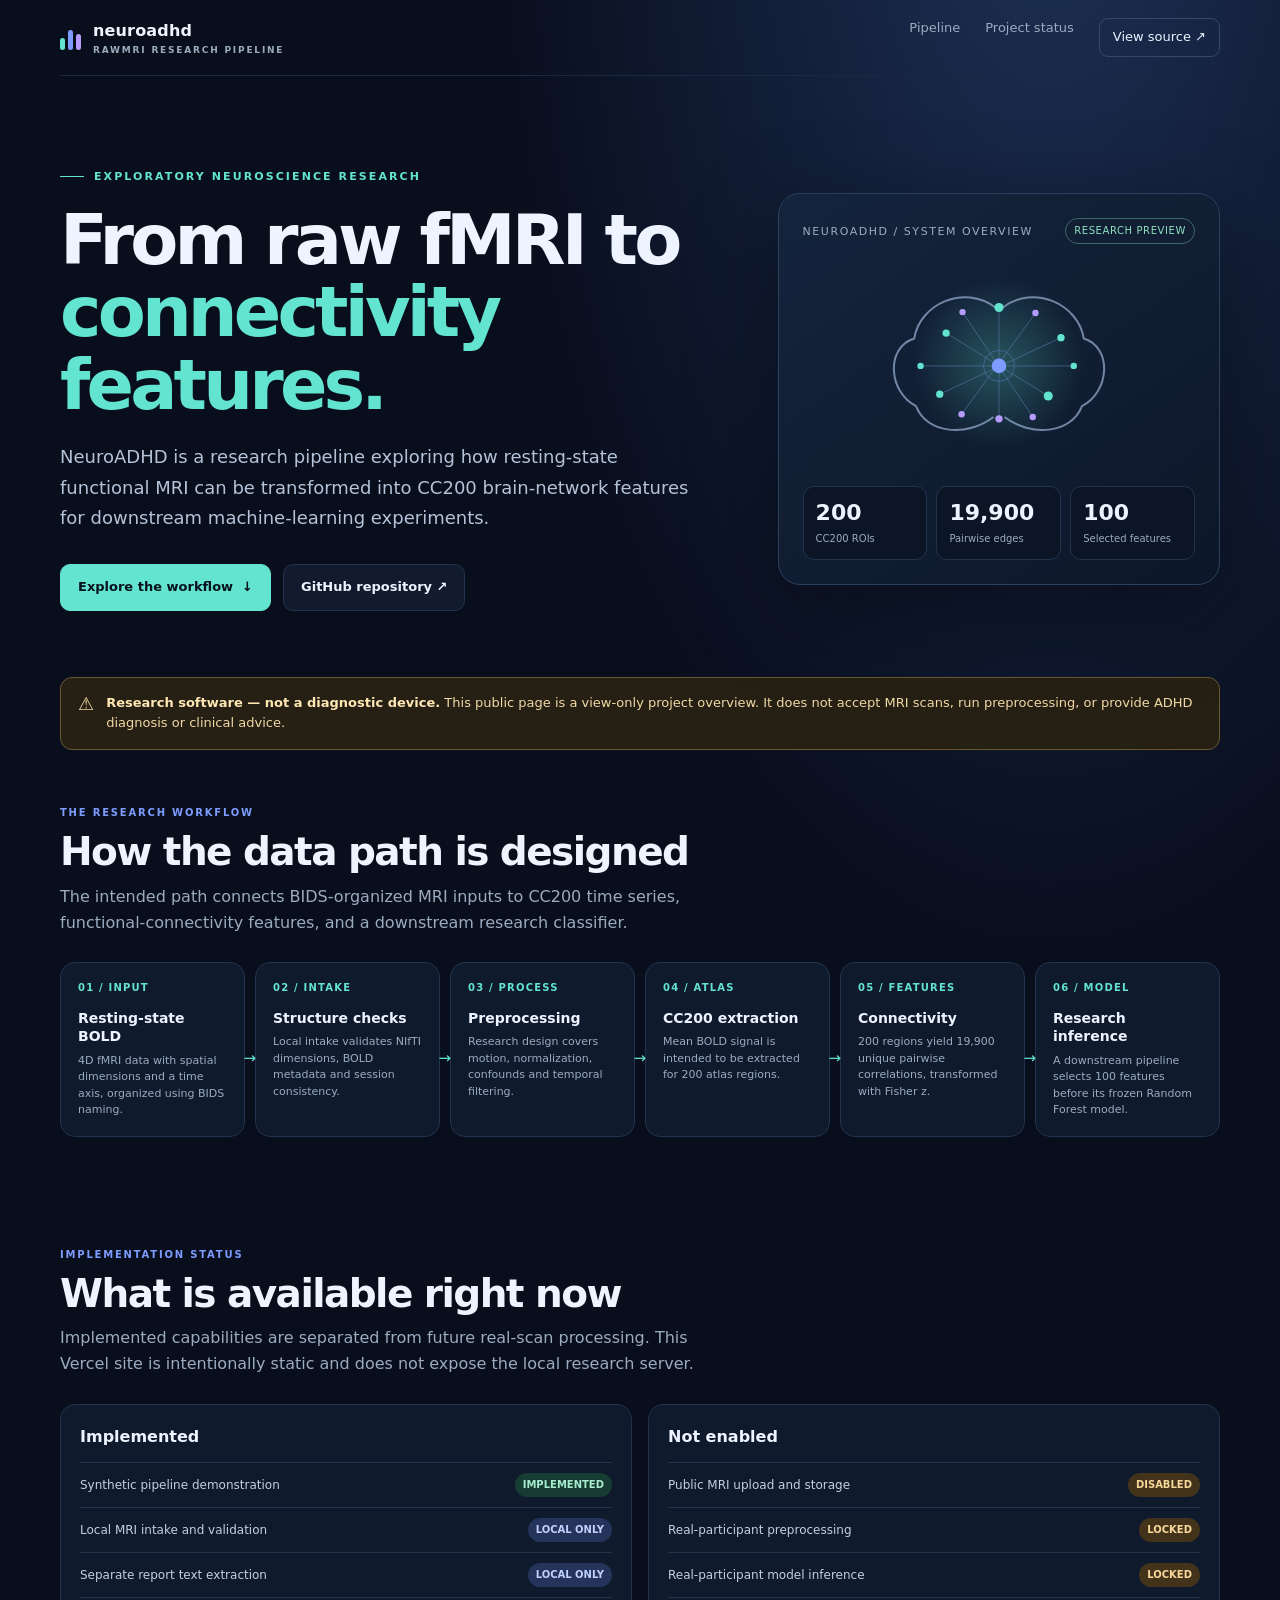
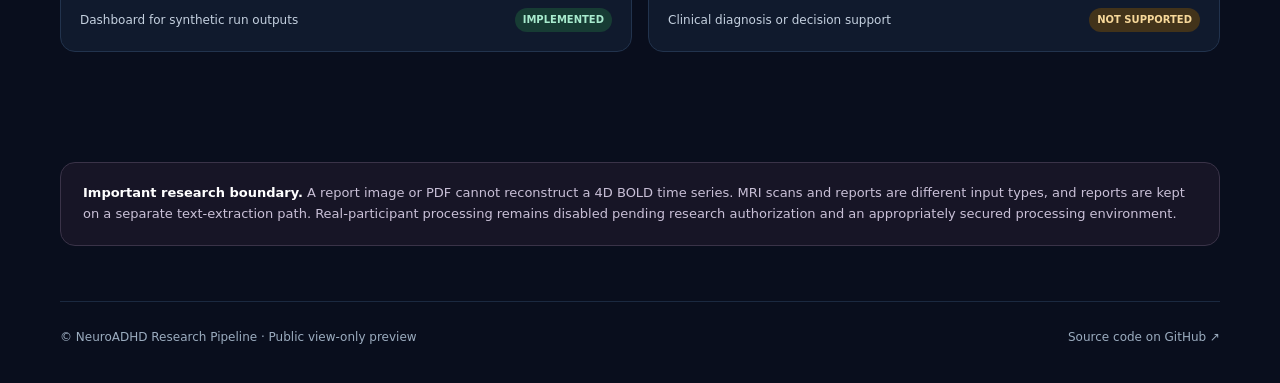
<file: vercel-demo/index.html>
<!doctype html>
<html lang="en">
<head>
  <meta charset="utf-8">
  <meta name="viewport" content="width=device-width,initial-scale=1">
  <meta name="theme-color" content="#090e1d">
  <meta name="description" content="NeuroADHD is an exploratory neuroscience research project for resting-state fMRI intake, CC200 connectivity feature extraction, and synthetic pipeline validation.">
  <title>NeuroADHD | Raw fMRI Research Pipeline</title>
  <style>
    :root{color-scheme:dark;--bg:#090e1d;--panel:#101a2d;--panel2:#131f35;--line:#22334d;--text:#edf4ff;--muted:#9bacbf;--cyan:#62e4d0;--blue:#7e9cff;--violet:#b69cff;--amber:#f3c879;--green:#8de0bd}
    *{box-sizing:border-box}html{scroll-behavior:smooth}body{margin:0;background:radial-gradient(ellipse at 82% -10%,#1d3157 0,transparent 38%),var(--bg);color:var(--text);font:16px/1.6 Inter,ui-sans-serif,system-ui,-apple-system,BlinkMacSystemFont,"Segoe UI",sans-serif}
    a{color:inherit;text-decoration:none}.wrap{width:min(1160px,calc(100% - 40px));margin:auto}
    header{height:76px;display:flex;align-items:center;justify-content:space-between;border-bottom:1px solid #1b2940}
    .brand{display:flex;gap:12px;align-items:center;font-weight:750;letter-spacing:.01em}.mark{display:grid;grid-template-columns:repeat(3,5px);gap:3px;align-items:end;height:25px}.mark i{display:block;width:5px;border-radius:5px;background:var(--cyan)}.mark i:nth-child(1){height:12px}.mark i:nth-child(2){height:20px;background:var(--blue)}.mark i:nth-child(3){height:16px;background:var(--violet)}.brand small{display:block;color:var(--muted);font-size:9px;letter-spacing:.2em;font-weight:650}
    nav{display:flex;gap:25px;color:var(--muted);font-size:13px}nav a:hover,.text-link:hover{color:var(--cyan)}.nav-cta{border:1px solid #344968;padding:8px 13px;border-radius:9px;color:var(--text)}
    .hero{padding:92px 0 66px;display:grid;grid-template-columns:1.2fr .8fr;gap:54px;align-items:center}.eyebrow{color:var(--cyan);font-size:11px;font-weight:750;letter-spacing:.19em;text-transform:uppercase;display:flex;align-items:center;gap:10px}.eyebrow:before{content:"";width:24px;height:1px;background:var(--cyan)}
    h1{font-size:clamp(42px,6vw,70px);line-height:1.04;letter-spacing:-.055em;margin:18px 0 20px;max-width:720px}h1 span{color:var(--cyan)}.lede{font-size:18px;color:#b4c3d7;max-width:650px;line-height:1.7}.actions{display:flex;gap:12px;flex-wrap:wrap;margin-top:30px}.btn{padding:12px 17px;border-radius:10px;font-weight:700;font-size:13px;display:inline-flex;align-items:center;gap:9px;border:1px solid var(--line)}.btn.primary{background:var(--cyan);color:#07131c;border-color:var(--cyan)}.btn.secondary{background:#111b2d}.btn:hover{transform:translateY(-1px)}
    .visual{background:linear-gradient(145deg,#14243d,#0d1729);border:1px solid #2b405d;border-radius:22px;padding:24px;box-shadow:0 24px 90px #0006}.visual-head{display:flex;justify-content:space-between;align-items:center;color:var(--muted);font-size:11px;letter-spacing:.14em;text-transform:uppercase}.state{border:1px solid #3b6a66;color:var(--green);border-radius:99px;padding:4px 8px;font-size:10px;letter-spacing:.06em}
    .brain{height:210px;display:grid;place-items:center;margin:16px 0}.brain svg{width:100%;max-width:310px;height:200px}.visual-foot{display:grid;grid-template-columns:repeat(3,1fr);gap:9px}.visual-stat{background:#0b1525;border:1px solid #22344c;border-radius:11px;padding:12px}.visual-stat strong{display:block;font-size:22px;line-height:1.3}.visual-stat span{display:block;color:var(--muted);font-size:10px;margin-top:3px}
    .notice{display:flex;gap:12px;align-items:flex-start;border:1px solid #6a5832;background:#261f13;color:#f1d9a6;border-radius:12px;padding:15px 17px;font-size:13px}.notice strong{color:#ffe7b4}.notice .symbol{font-size:18px;line-height:1.2}
    section{padding:55px 0}.section-head{max-width:670px;margin-bottom:27px}.kicker{color:var(--blue);font-size:10px;letter-spacing:.18em;text-transform:uppercase;font-weight:800}.section-head h2{font-size:clamp(28px,4vw,39px);letter-spacing:-.04em;line-height:1.15;margin:9px 0}.section-head p{color:var(--muted);margin:0}
    .metrics{display:grid;grid-template-columns:repeat(4,1fr);gap:13px}.metric,.stage,.status-card{background:var(--panel);border:1px solid var(--line);border-radius:15px;padding:19px}.metric strong{font-size:30px;letter-spacing:-.04em;display:block}.metric span{color:var(--muted);font-size:12px}
    .pipeline{display:grid;grid-template-columns:repeat(6,1fr);gap:10px;align-items:stretch}.stage{padding:17px;min-height:158px;position:relative}.stage:not(:last-child):after{content:"→";position:absolute;right:-12px;top:48%;z-index:2;color:var(--cyan);font-size:15px}.stage .num{font-size:10px;color:var(--cyan);letter-spacing:.12em;font-weight:800}.stage h3{font-size:14px;line-height:1.3;margin:13px 0 7px}.stage p{color:var(--muted);font-size:11px;line-height:1.5;margin:0}
    .cols{display:grid;grid-template-columns:1fr 1fr;gap:16px}.status-card h3{margin:0 0 13px;font-size:16px}.status-list{display:grid;gap:10px}.status-row{display:flex;justify-content:space-between;align-items:center;gap:14px;padding-top:10px;border-top:1px solid #24334a;font-size:12px}.status-row span:first-child{color:#c4d0df}.tag{font-size:10px;font-weight:750;padding:4px 8px;border-radius:99px;white-space:nowrap}.tag.done{color:#a8ebce;background:#173c34}.tag.local{color:#c0d0ff;background:#24345a}.tag.locked{color:#f7d89a;background:#42331a}
    .disclaimer{border:1px solid #3a3348;background:#171526;border-radius:15px;padding:20px 22px;color:#c9c0d7;font-size:13px}.disclaimer strong{color:#fff}.footer{border-top:1px solid #1b2940;padding:26px 0 36px;display:flex;justify-content:space-between;gap:20px;color:var(--muted);font-size:12px}
    @media(max-width:900px){.hero{grid-template-columns:1fr;gap:32px;padding-top:65px}.pipeline{grid-template-columns:repeat(3,1fr)}.stage:nth-child(3):after{display:none}}
    @media(max-width:620px){.wrap{width:min(100% - 28px,1160px)}header{height:66px}nav a:not(.nav-cta){display:none}.hero{padding:54px 0 44px}.metrics{grid-template-columns:repeat(2,1fr)}.pipeline{grid-template-columns:repeat(2,1fr)}.stage:nth-child(2n):after{display:none}.cols{grid-template-columns:1fr}.visual{padding:17px}.footer{flex-direction:column}}
  </style>
</head>
<body>
  <header class="wrap">
    <a class="brand" href="#" aria-label="NeuroADHD home"><span class="mark"><i></i><i></i><i></i></span><span>neuroadhd<small>RAWMRI RESEARCH PIPELINE</small></span></a>
    <nav aria-label="Main navigation"><a href="#pipeline">Pipeline</a><a href="#status">Project status</a><a class="nav-cta" href="https://github.com/Priyanshu-Jangra-0007/NeuroADHD_RawMRI-PipeLine" target="_blank" rel="noopener">View source ↗</a></nav>
  </header>

  <main class="wrap">
    <div class="hero">
      <div>
        <div class="eyebrow">Exploratory neuroscience research</div>
        <h1>From raw fMRI to <span>connectivity features.</span></h1>
        <p class="lede">NeuroADHD is a research pipeline exploring how resting-state functional MRI can be transformed into CC200 brain-network features for downstream machine-learning experiments.</p>
        <div class="actions"><a class="btn primary" href="#pipeline">Explore the workflow <span>↓</span></a><a class="btn secondary" href="https://github.com/Priyanshu-Jangra-0007/NeuroADHD_RawMRI-PipeLine" target="_blank" rel="noopener">GitHub repository ↗</a></div>
      </div>
      <div class="visual" aria-label="Illustration of brain connectivity and project metrics">
        <div class="visual-head"><span>NeuroADHD / system overview</span><span class="state">RESEARCH PREVIEW</span></div>
        <div class="brain">
          <svg viewBox="0 0 340 210" role="img" aria-label="Abstract brain network illustration">
            <defs><radialGradient id="glow"><stop stop-color="#62e4d0" stop-opacity=".27"/><stop offset="1" stop-color="#62e4d0" stop-opacity="0"/></radialGradient></defs>
            <circle cx="170" cy="103" r="94" fill="url(#glow)"/>
            <path d="M166 42 C132 16 83 38 77 76 C45 86 49 135 79 150 C91 181 135 184 164 162 M174 42 C208 16 257 38 263 76 C295 86 291 135 261 150 C249 181 205 184 176 162" fill="none" stroke="#91a8ca" stroke-width="2.2" opacity=".75"/>
            <path d="M170 42 L170 164 M112 70 L224 139 M105 137 L238 75 M84 106 L252 106 M130 47 L207 162 M210 48 L129 159" stroke="#5278a1" stroke-width="1" opacity=".7"/>
            <g fill="#62e4d0"><circle cx="170" cy="42" r="5"/><circle cx="112" cy="70" r="4"/><circle cx="224" cy="139" r="5"/><circle cx="105" cy="137" r="4"/><circle cx="238" cy="75" r="4"/><circle cx="84" cy="106" r="3.5"/><circle cx="252" cy="106" r="3.5"/></g>
            <g fill="#b69cff"><circle cx="170" cy="164" r="4"/><circle cx="130" cy="47" r="3.5"/><circle cx="207" cy="162" r="3.5"/><circle cx="210" cy="48" r="3.5"/><circle cx="129" cy="159" r="3.5"/></g>
            <circle cx="170" cy="106" r="8" fill="#7e9cff"/><circle cx="170" cy="106" r="17" fill="none" stroke="#7e9cff" opacity=".35"/>
          </svg>
        </div>
        <div class="visual-foot"><div class="visual-stat"><strong>200</strong><span>CC200 ROIs</span></div><div class="visual-stat"><strong>19,900</strong><span>Pairwise edges</span></div><div class="visual-stat"><strong>100</strong><span>Selected features</span></div></div>
      </div>
    </div>

    <div class="notice"><span class="symbol">⚠</span><div><strong>Research software — not a diagnostic device.</strong> This public page is a view-only project overview. It does not accept MRI scans, run preprocessing, or provide ADHD diagnosis or clinical advice.</div></div>

    <section id="pipeline">
      <div class="section-head"><div class="kicker">The research workflow</div><h2>How the data path is designed</h2><p>The intended path connects BIDS-organized MRI inputs to CC200 time series, functional-connectivity features, and a downstream research classifier.</p></div>
      <div class="pipeline">
        <article class="stage"><div class="num">01 / INPUT</div><h3>Resting-state BOLD</h3><p>4D fMRI data with spatial dimensions and a time axis, organized using BIDS naming.</p></article>
        <article class="stage"><div class="num">02 / INTAKE</div><h3>Structure checks</h3><p>Local intake validates NIfTI dimensions, BOLD metadata and session consistency.</p></article>
        <article class="stage"><div class="num">03 / PROCESS</div><h3>Preprocessing</h3><p>Research design covers motion, normalization, confounds and temporal filtering.</p></article>
        <article class="stage"><div class="num">04 / ATLAS</div><h3>CC200 extraction</h3><p>Mean BOLD signal is intended to be extracted for 200 atlas regions.</p></article>
        <article class="stage"><div class="num">05 / FEATURES</div><h3>Connectivity</h3><p>200 regions yield 19,900 unique pairwise correlations, transformed with Fisher z.</p></article>
        <article class="stage"><div class="num">06 / MODEL</div><h3>Research inference</h3><p>A downstream pipeline selects 100 features before its frozen Random Forest model.</p></article>
      </div>
    </section>

    <section id="status">
      <div class="section-head"><div class="kicker">Implementation status</div><h2>What is available right now</h2><p>Implemented capabilities are separated from future real-scan processing. This Vercel site is intentionally static and does not expose the local research server.</p></div>
      <div class="cols">
        <div class="status-card"><h3>Implemented</h3><div class="status-list">
          <div class="status-row"><span>Synthetic pipeline demonstration</span><b class="tag done">IMPLEMENTED</b></div>
          <div class="status-row"><span>Local MRI intake and validation</span><b class="tag local">LOCAL ONLY</b></div>
          <div class="status-row"><span>Separate report text extraction</span><b class="tag local">LOCAL ONLY</b></div>
          <div class="status-row"><span>Dashboard for synthetic run outputs</span><b class="tag done">IMPLEMENTED</b></div>
        </div></div>
        <div class="status-card"><h3>Not enabled</h3><div class="status-list">
          <div class="status-row"><span>Public MRI upload and storage</span><b class="tag locked">DISABLED</b></div>
          <div class="status-row"><span>Real-participant preprocessing</span><b class="tag locked">LOCKED</b></div>
          <div class="status-row"><span>Real-participant model inference</span><b class="tag locked">LOCKED</b></div>
          <div class="status-row"><span>Clinical diagnosis or decision support</span><b class="tag locked">NOT SUPPORTED</b></div>
        </div></div>
      </div>
    </section>

    <section>
      <div class="disclaimer"><strong>Important research boundary.</strong> A report image or PDF cannot reconstruct a 4D BOLD time series. MRI scans and reports are different input types, and reports are kept on a separate text-extraction path. Real-participant processing remains disabled pending research authorization and an appropriately secured processing environment.</div>
    </section>
  </main>

  <footer class="wrap footer"><span>© NeuroADHD Research Pipeline · Public view-only preview</span><span><a class="text-link" href="https://github.com/Priyanshu-Jangra-0007/NeuroADHD_RawMRI-PipeLine" target="_blank" rel="noopener">Source code on GitHub ↗</a></span></footer>
</body>
</html>
</file>
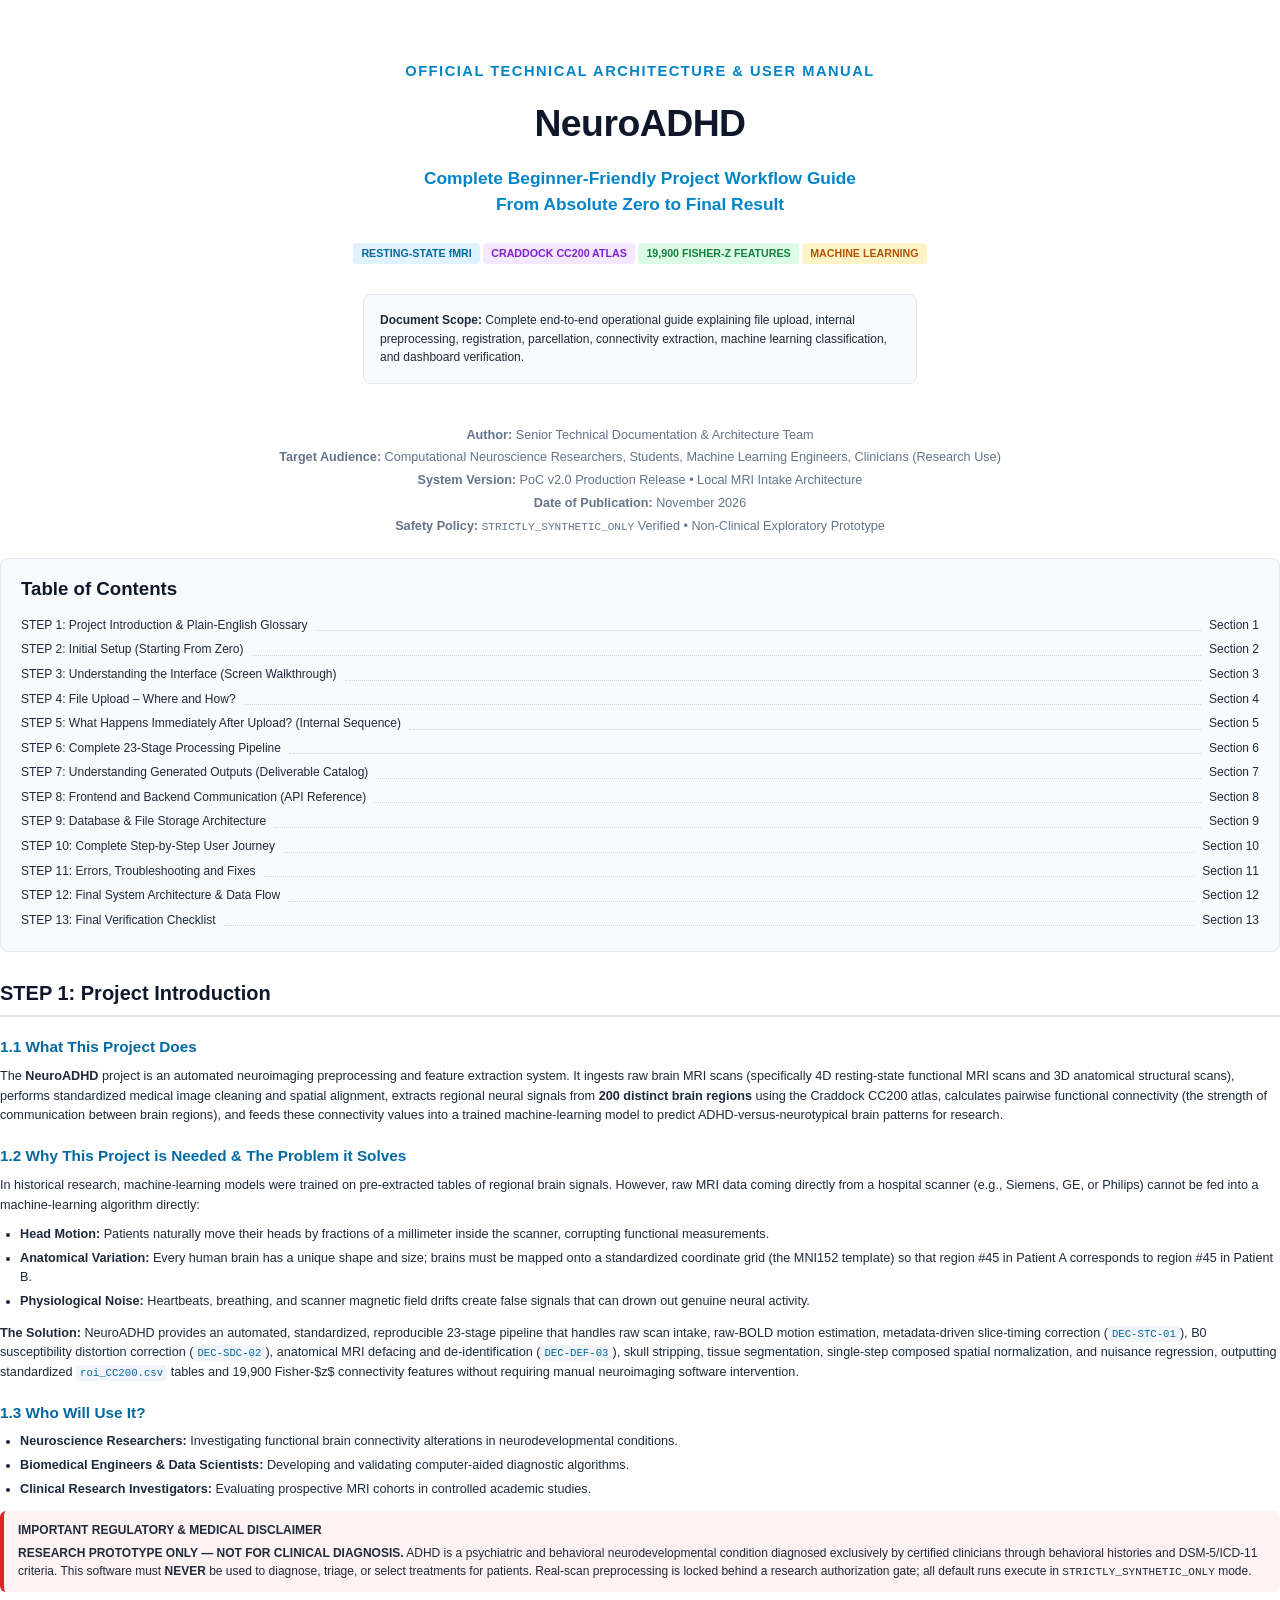
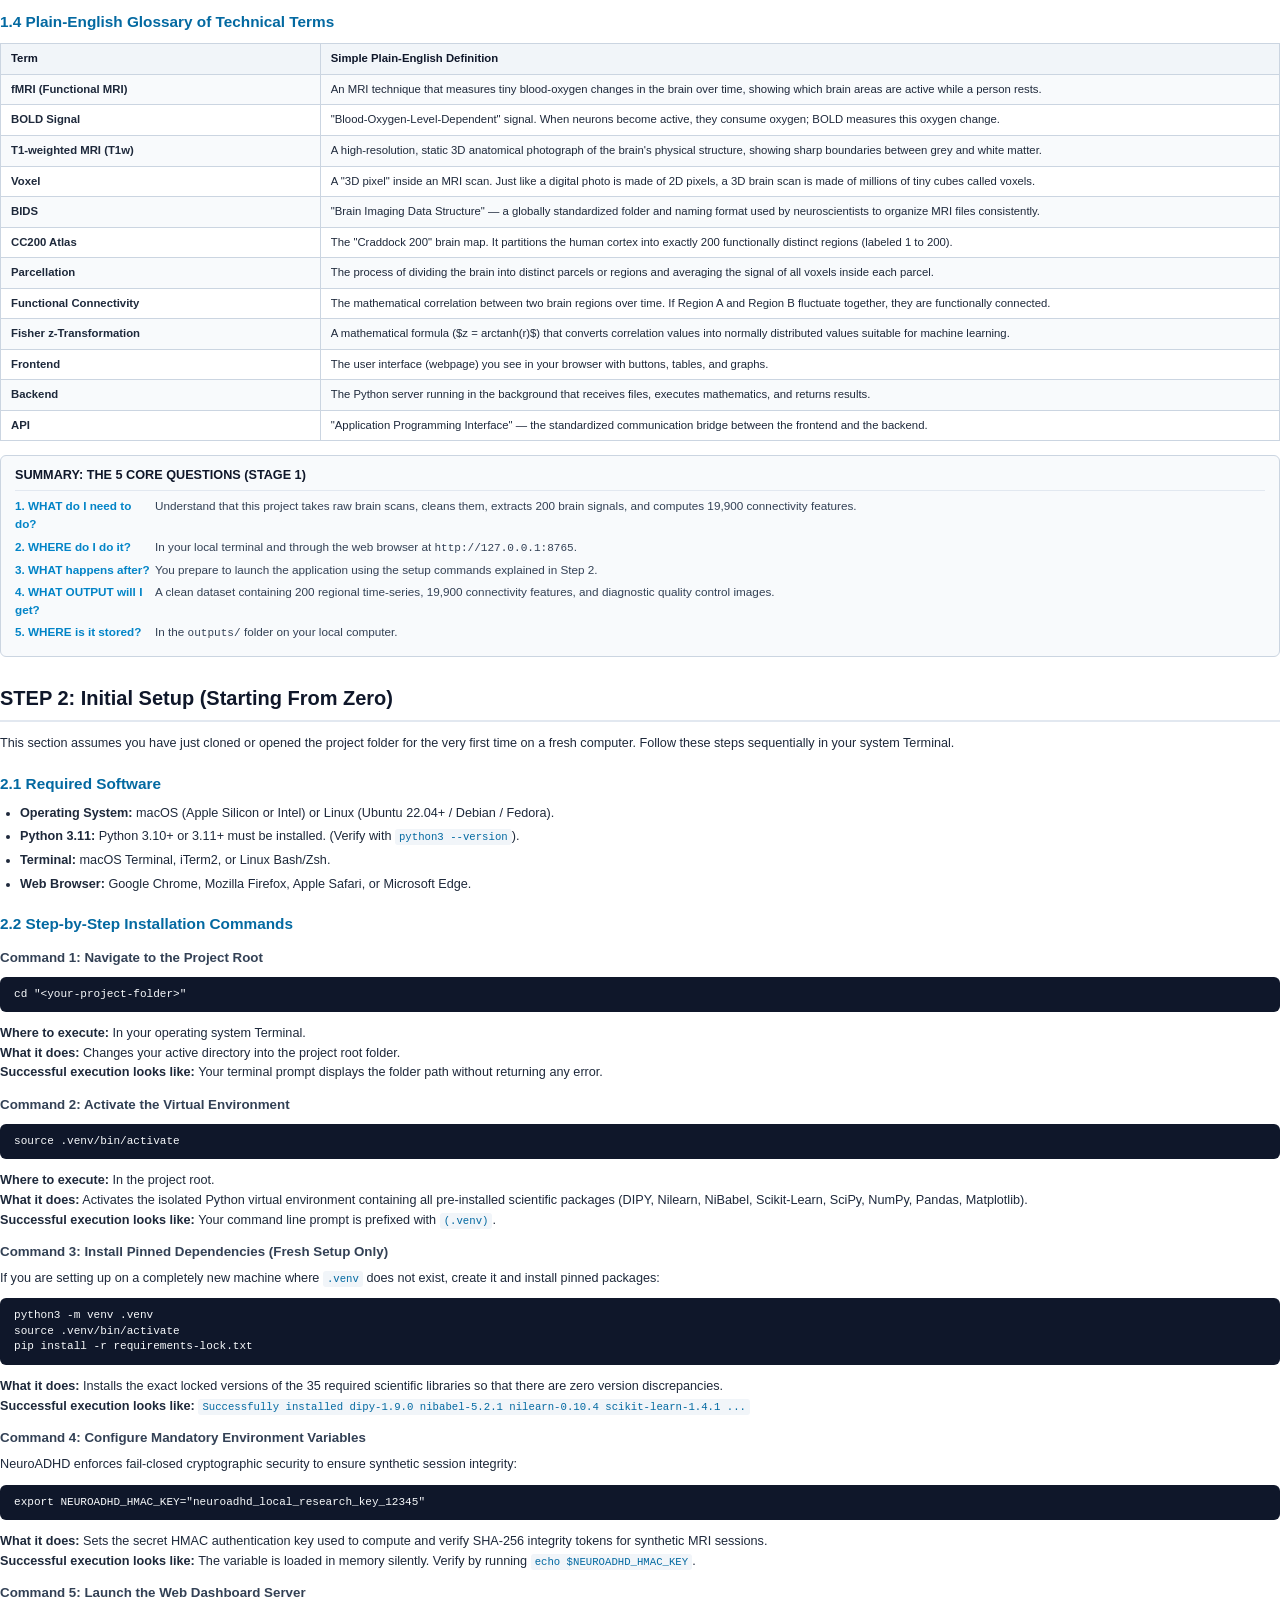
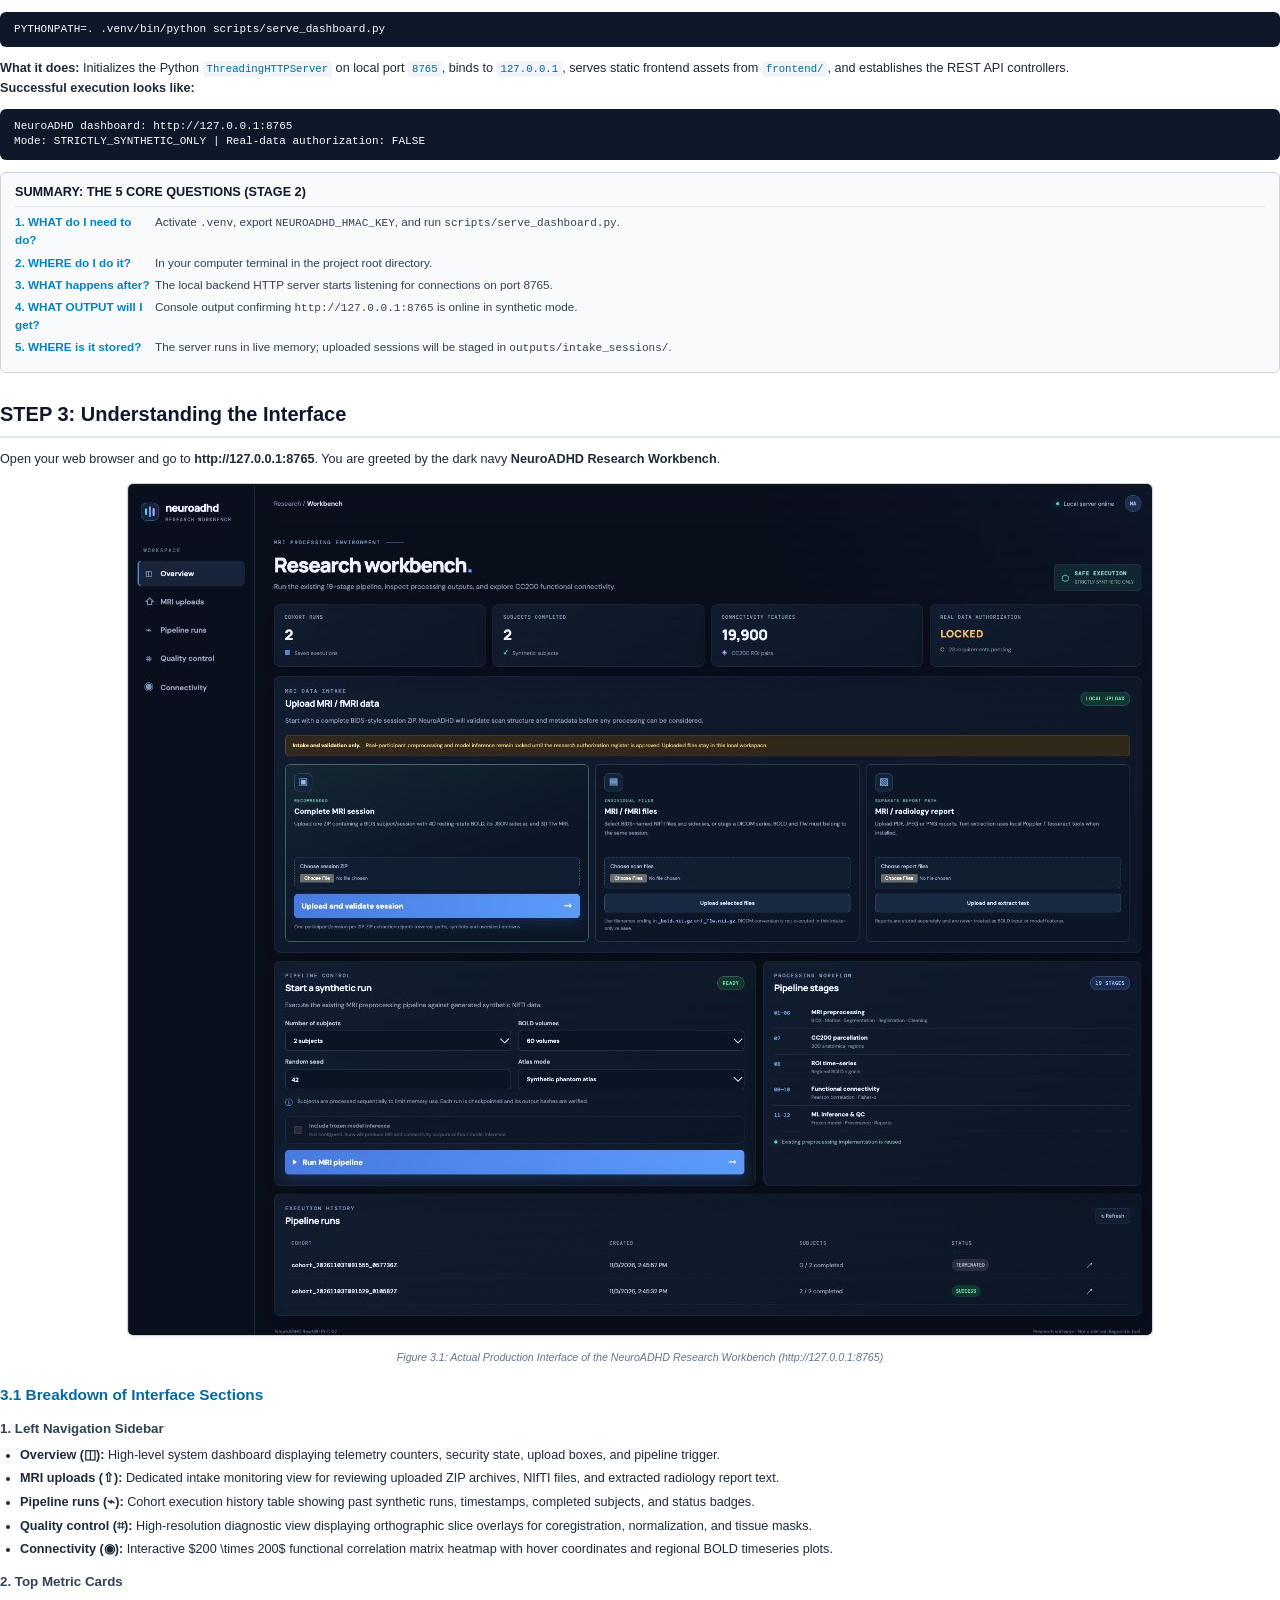
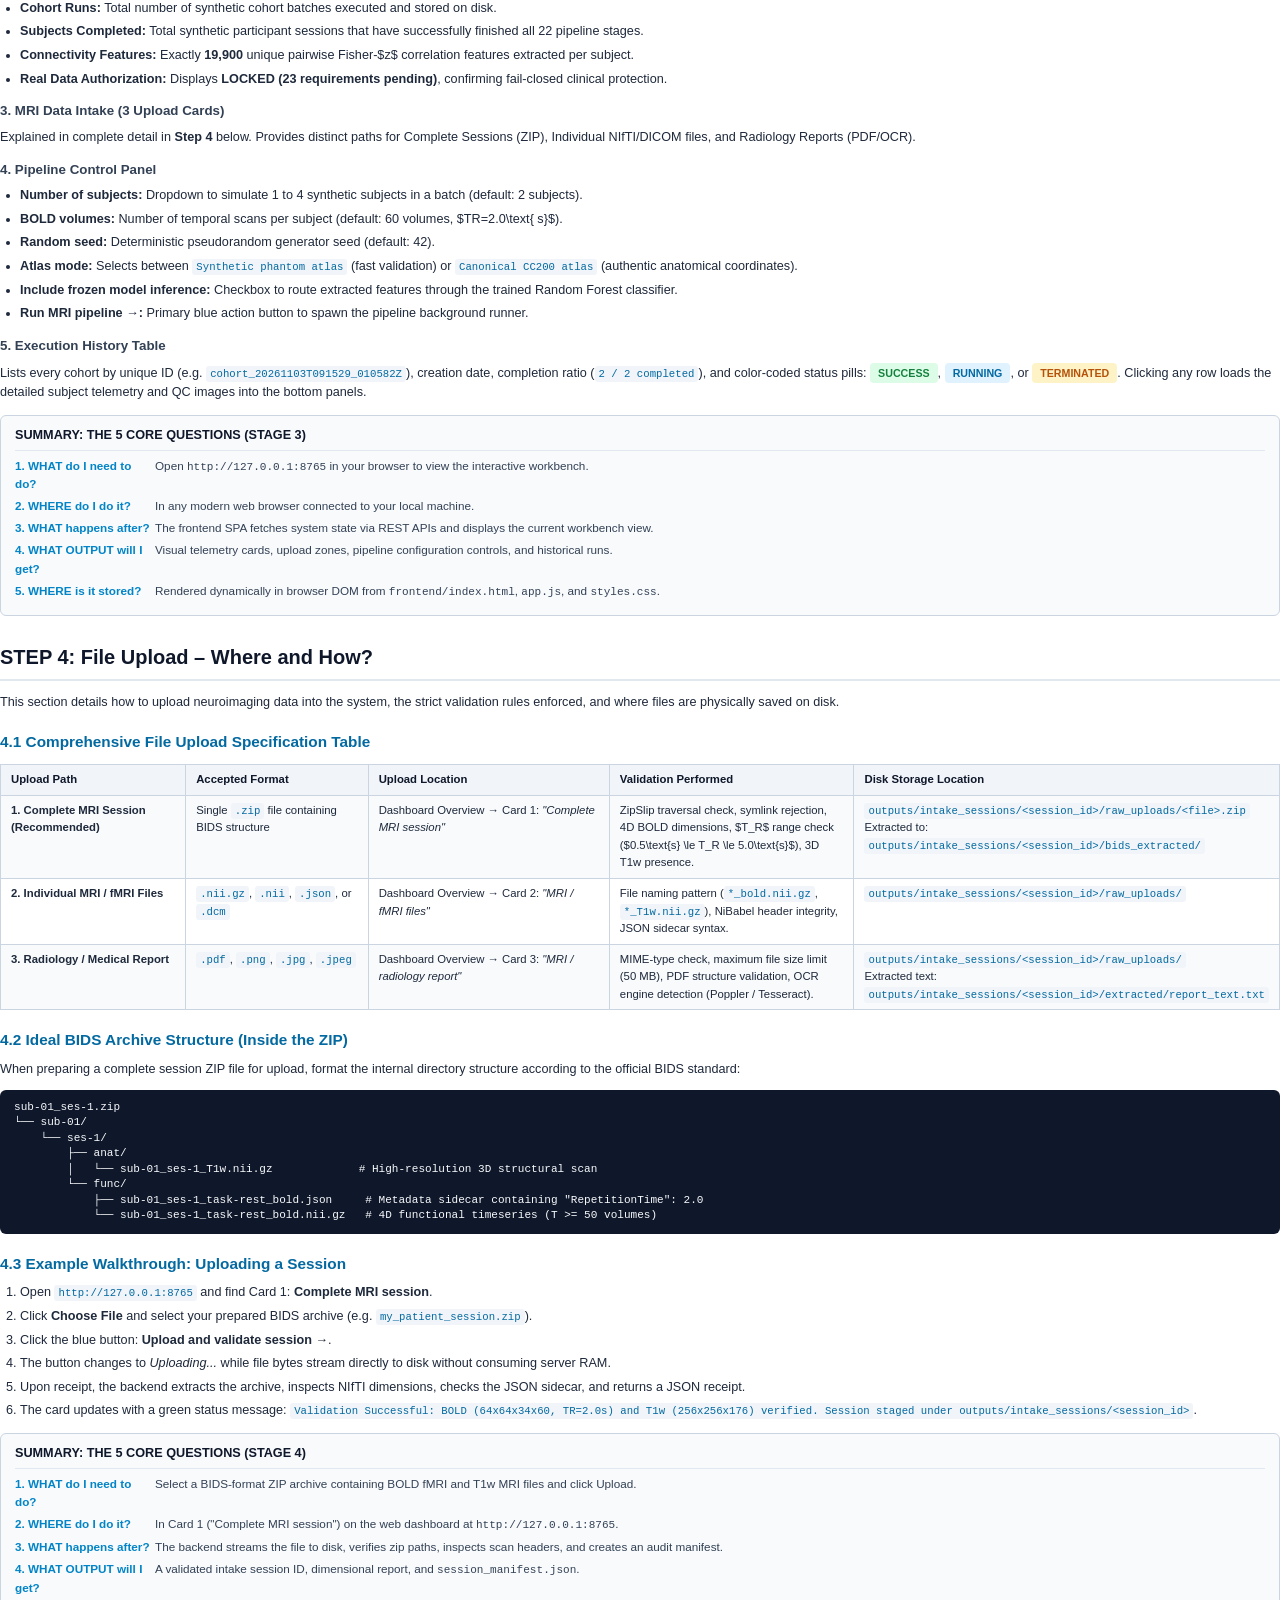
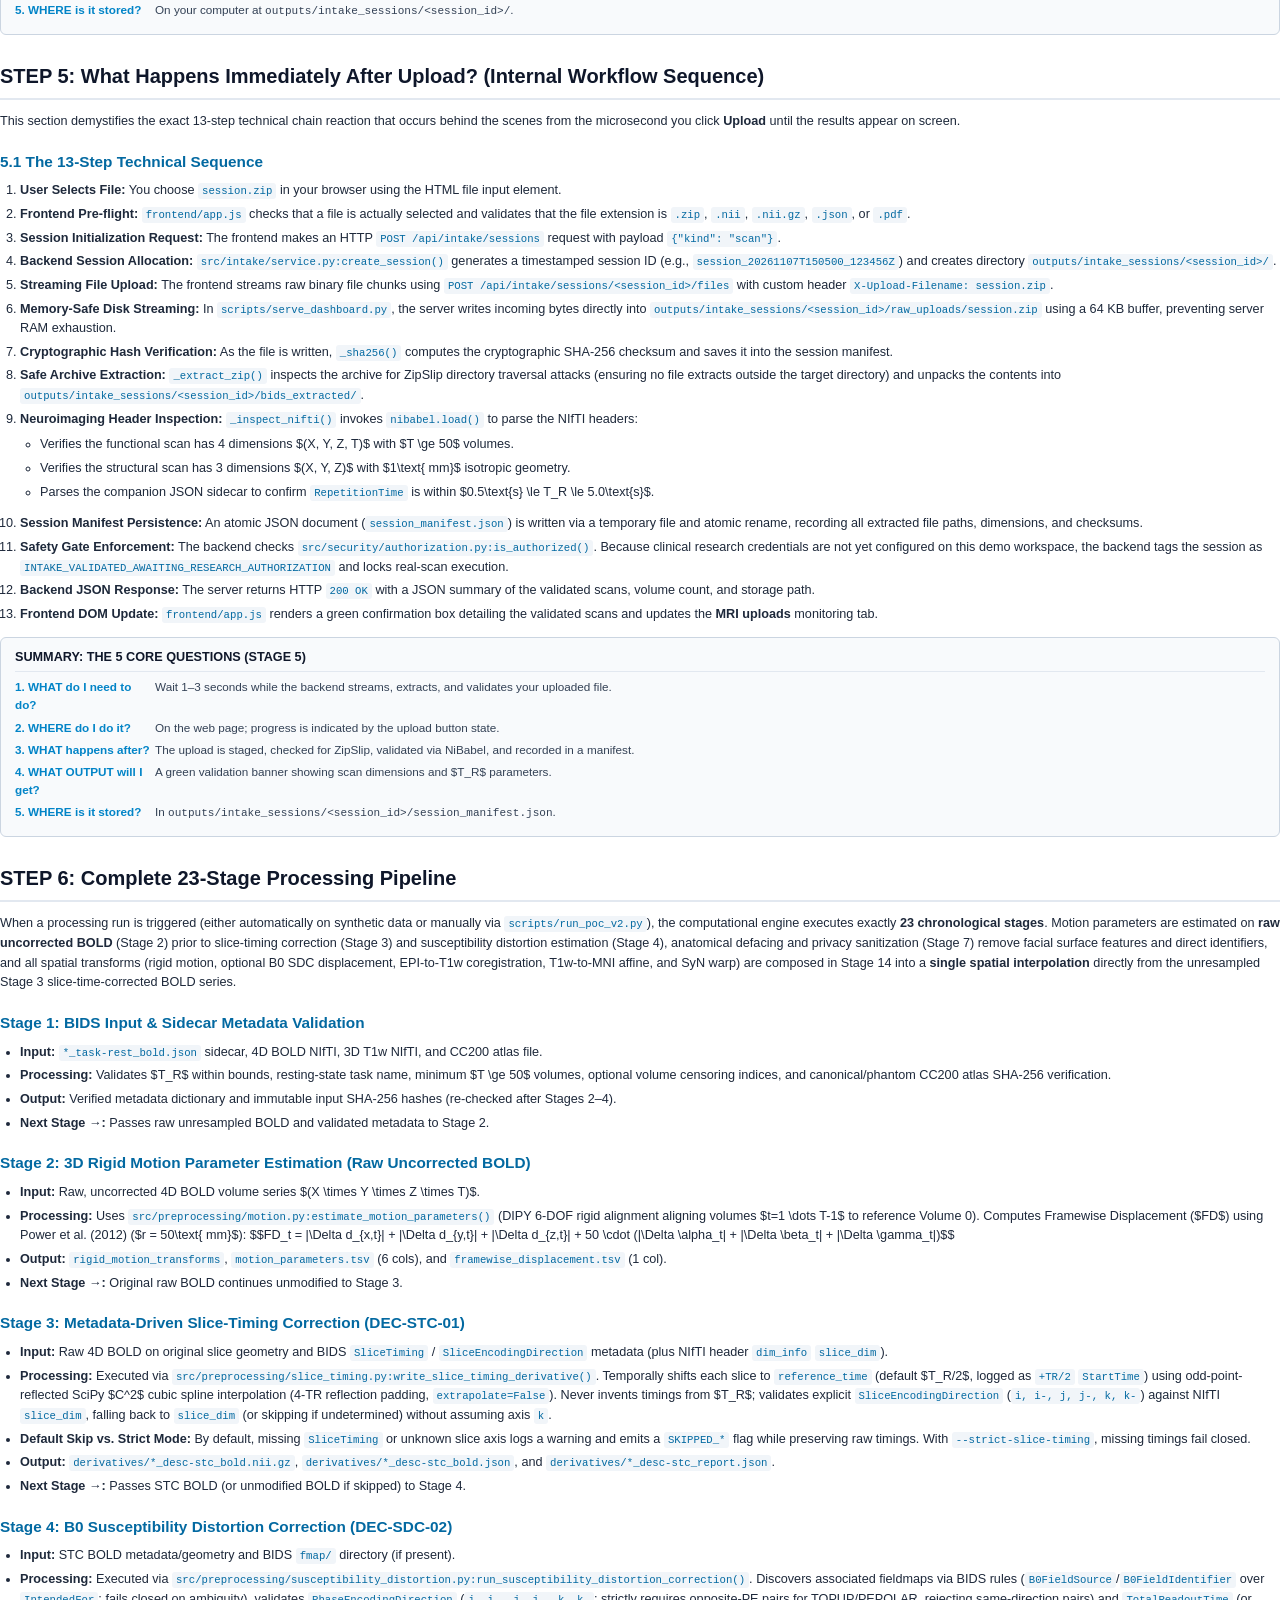
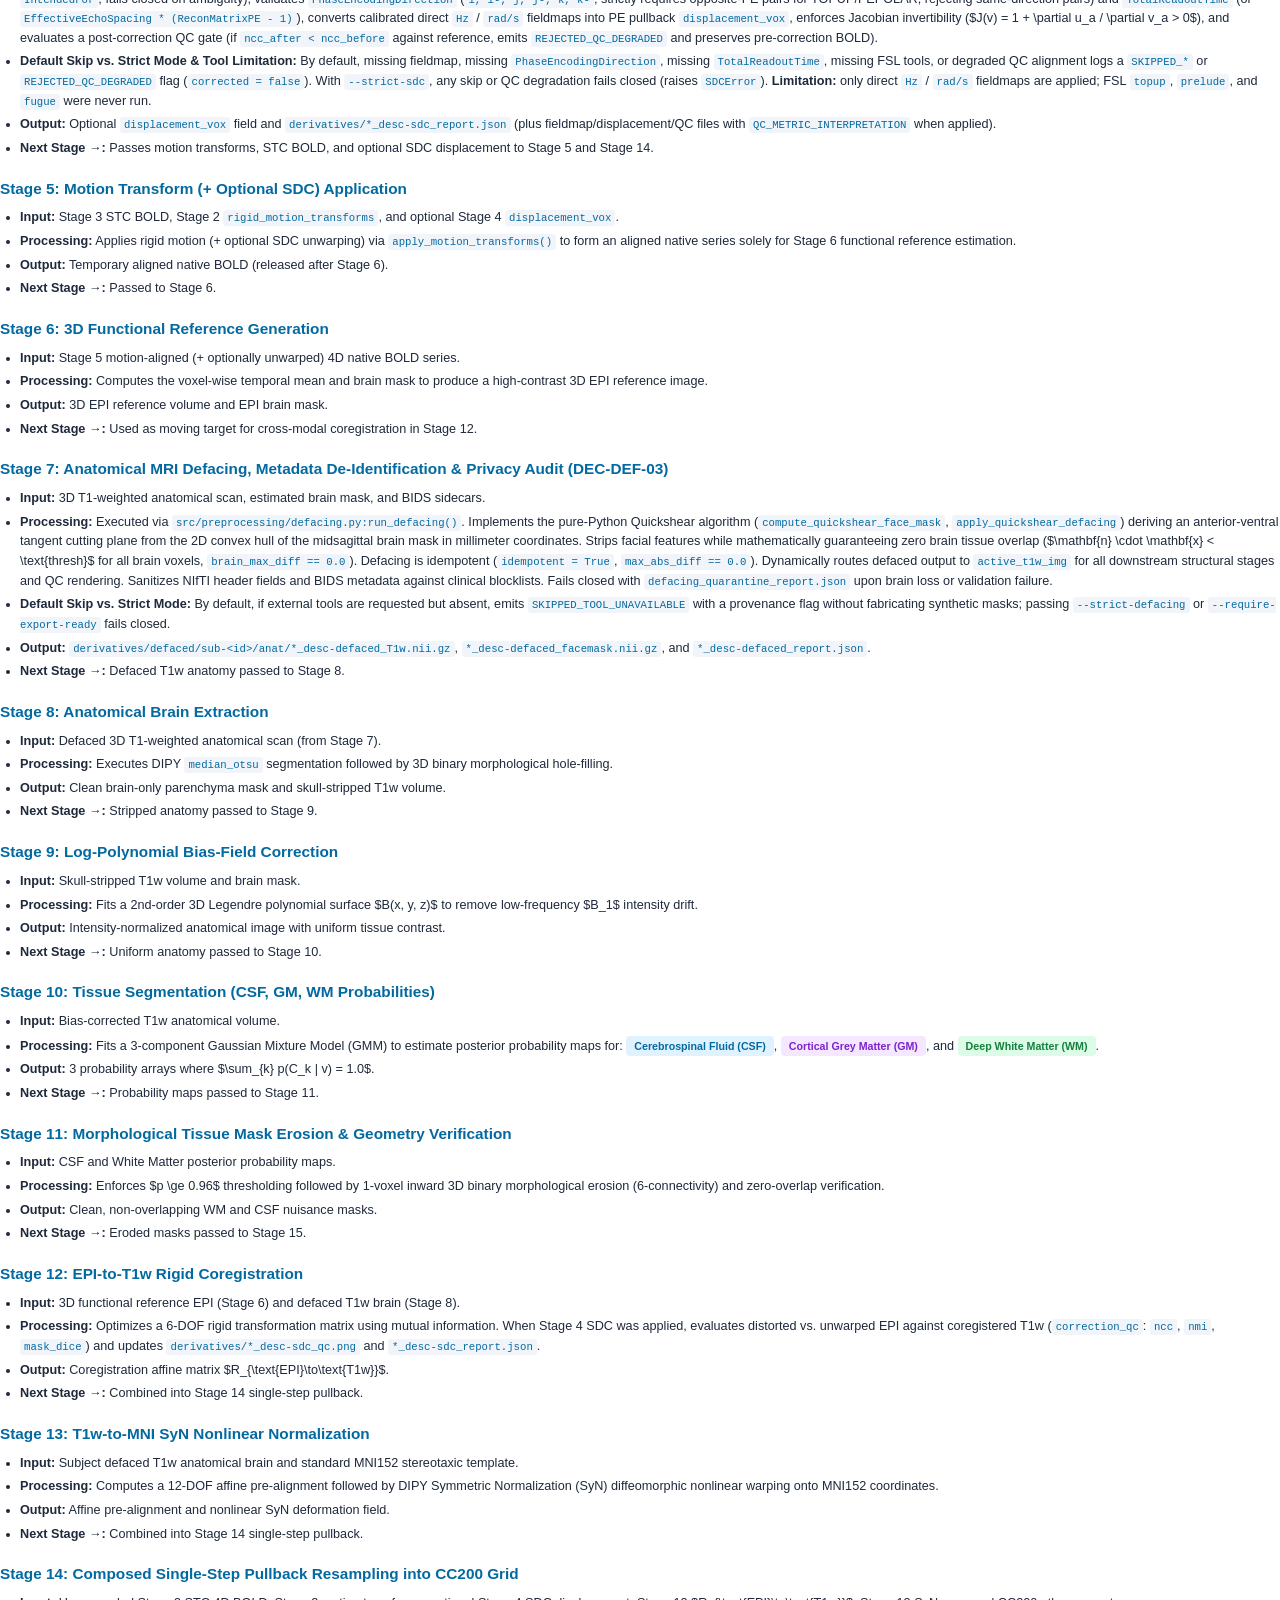
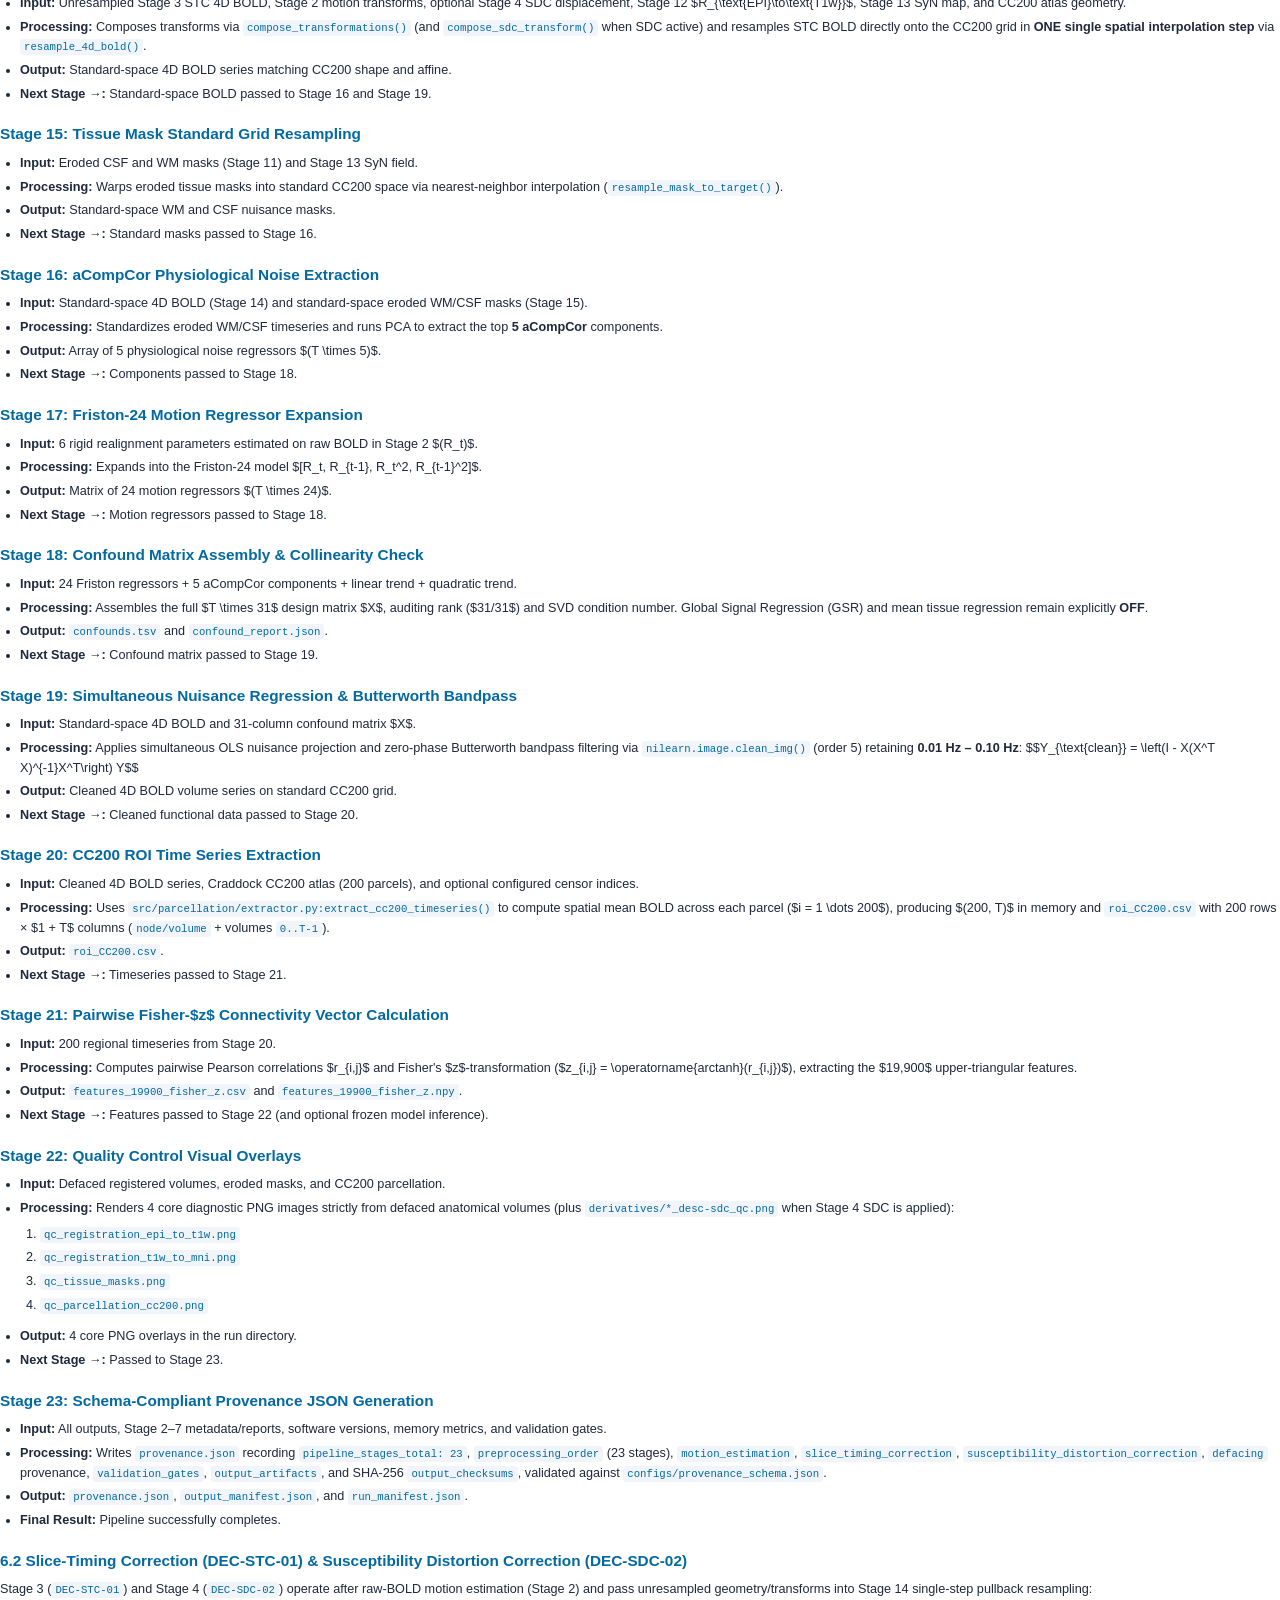
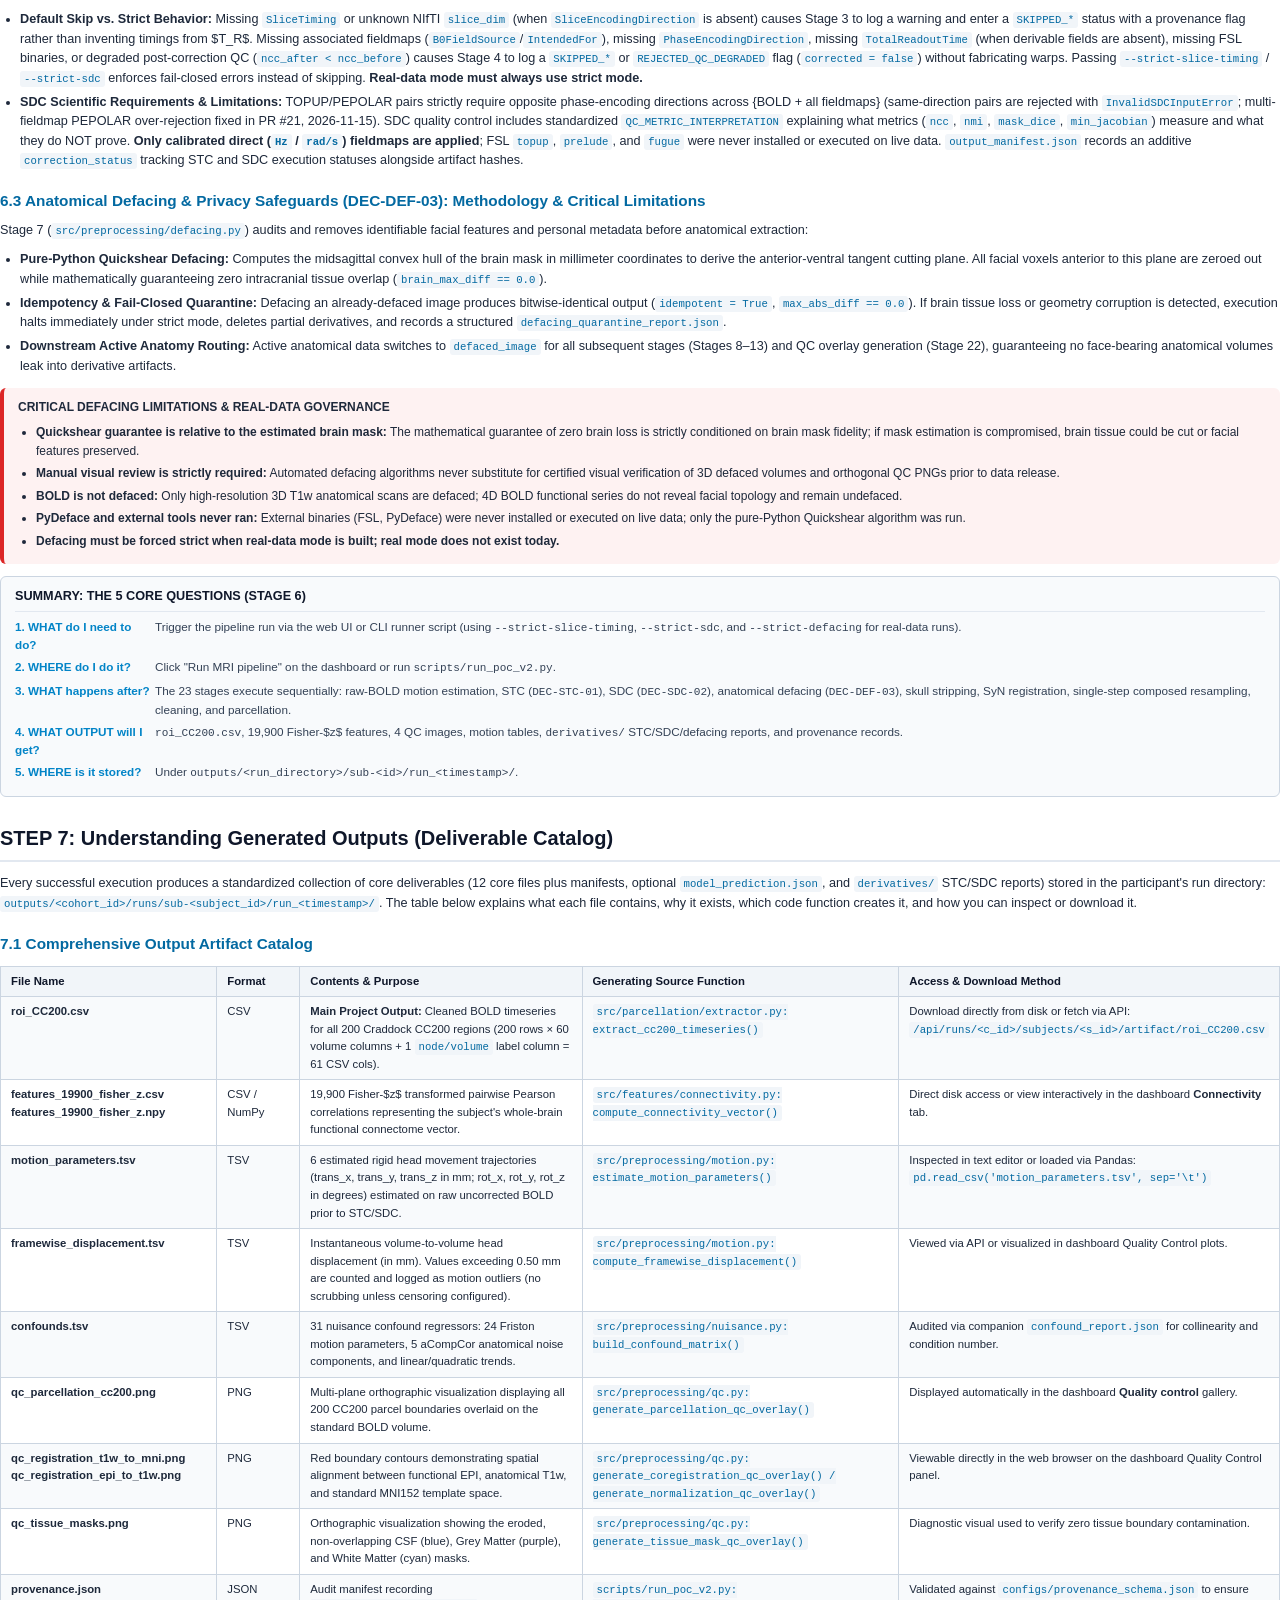
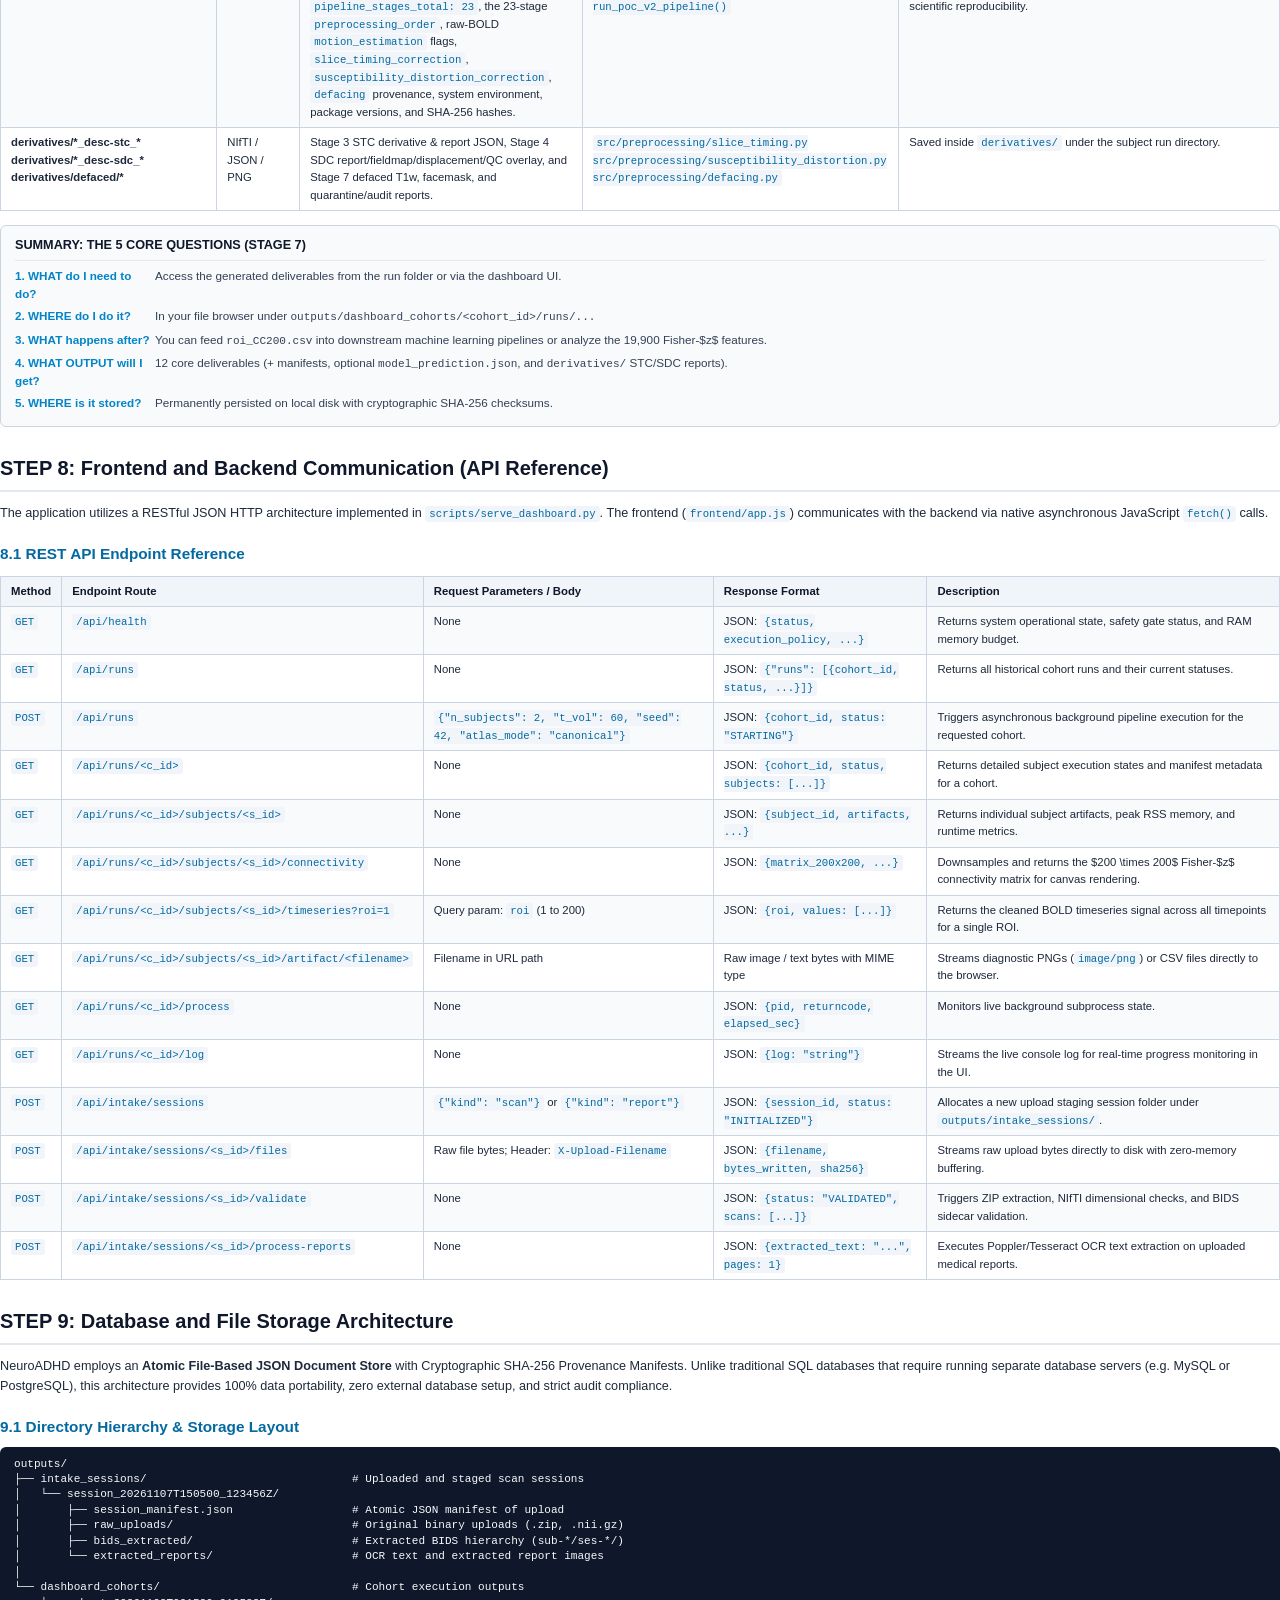
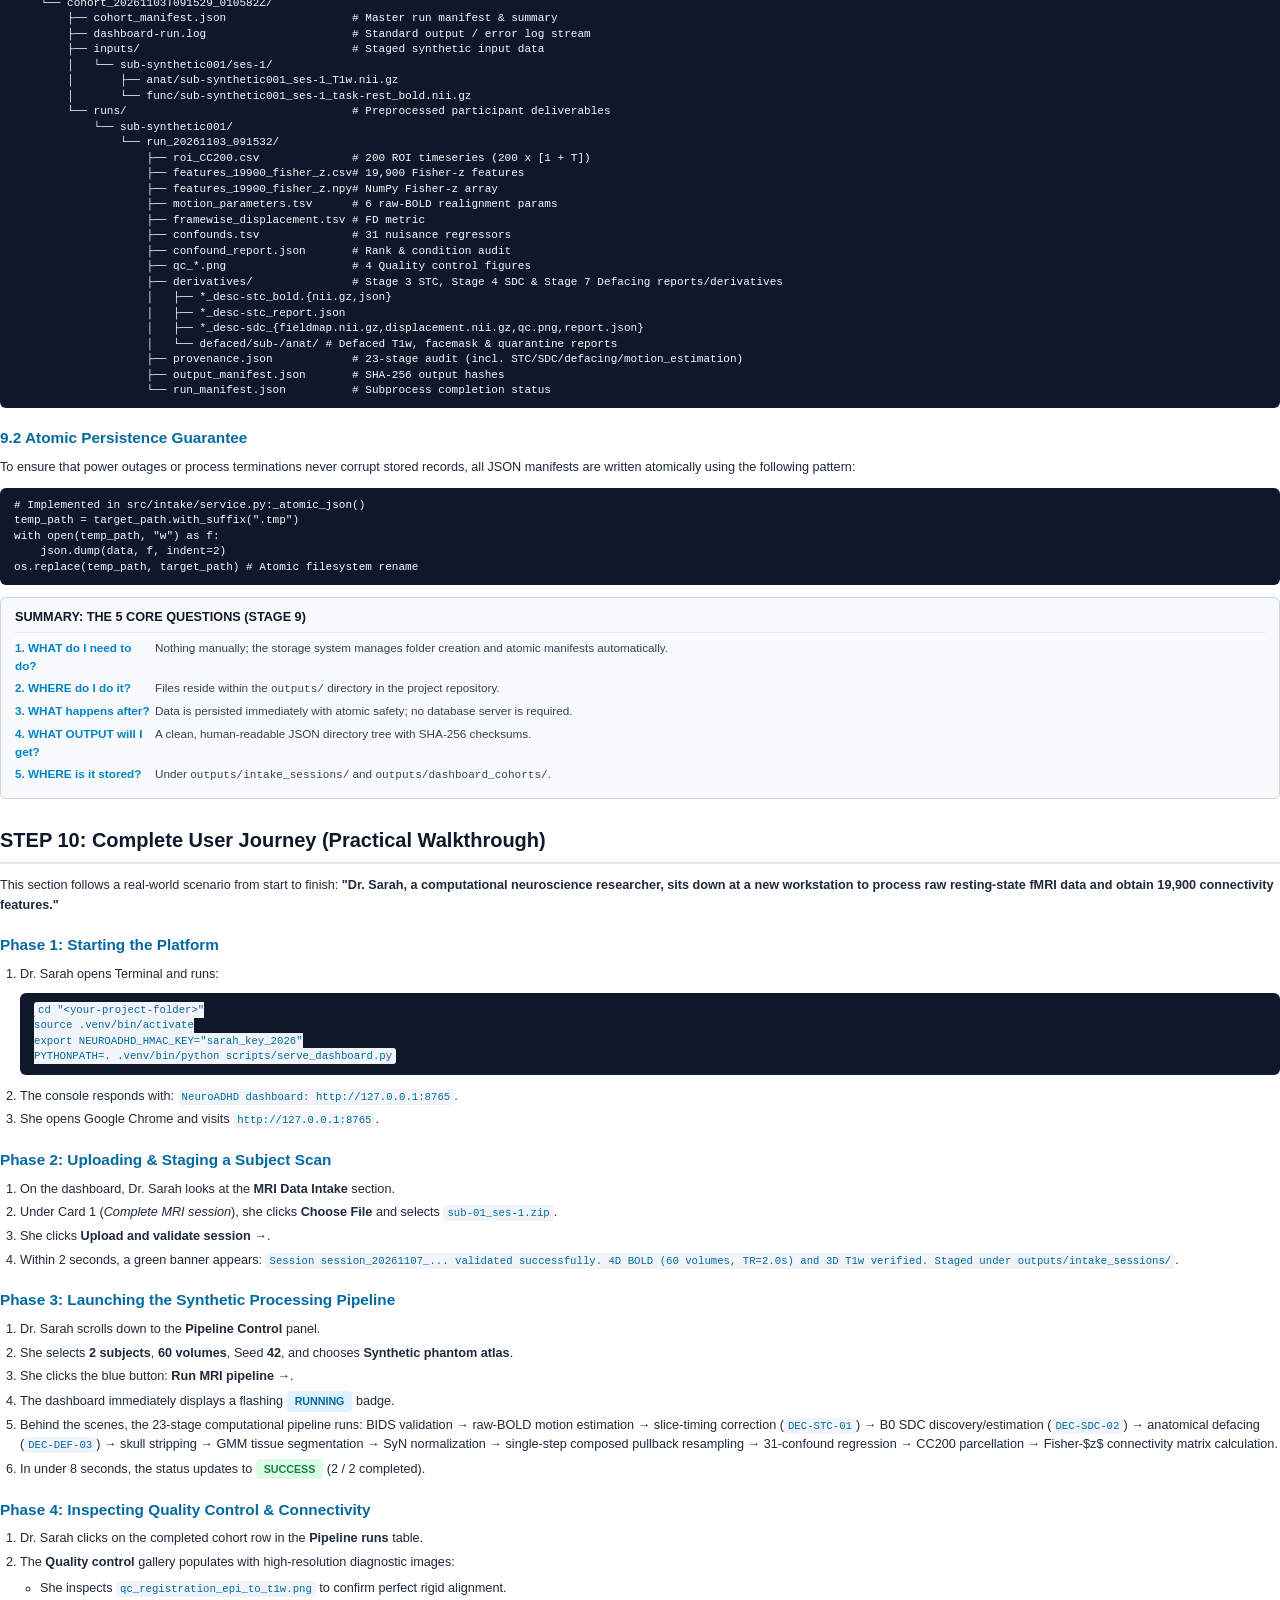
<file: project_documentation/Complete_Project_Guide.html>
<!DOCTYPE html>
<html lang="en">
<head>
<meta charset="utf-8">
<title>NeuroADHD — Complete Beginner-Friendly Project Workflow Guide</title>
<style>
  @page {
    size: A4;
    margin: 20mm 18mm 20mm 18mm;
    @bottom-right {
      content: "Page " counter(page);
      font-size: 8pt;
      color: #64748b;
    }
  }
  body {
    font-family: -apple-system, BlinkMacSystemFont, "Segoe UI", Roboto, Helvetica, Arial, sans-serif;
    color: #1e293b;
    line-height: 1.55;
    font-size: 9.5pt;
    margin: 0;
    padding: 0;
  }
  /* Typography */
  h1 { font-size: 24pt; font-weight: 800; color: #0f172a; margin-bottom: 6px; letter-spacing: -0.5px; }
  h2 { font-size: 15pt; font-weight: 700; color: #0f172a; border-bottom: 2px solid #e2e8f0; padding-bottom: 6px; margin-top: 26px; margin-bottom: 12px; page-break-after: avoid; }
  h3 { font-size: 11.5pt; font-weight: 700; color: #0369a1; margin-top: 18px; margin-bottom: 8px; page-break-after: avoid; }
  h4 { font-size: 10pt; font-weight: 700; color: #334155; margin-top: 12px; margin-bottom: 4px; }
  p { margin: 6px 0 10px 0; }
  ul, ol { margin: 6px 0 12px 20px; padding: 0; }
  li { margin-bottom: 4px; }
  
  /* Badges & Pills */
  .badge { display: inline-block; padding: 2px 8px; border-radius: 4px; font-size: 8pt; font-weight: 700; }
  .badge-blue { background: #e0f2fe; color: #0369a1; }
  .badge-purple { background: #f3e8ff; color: #7e22ce; }
  .badge-green { background: #dcfce7; color: #15803d; }
  .badge-amber { background: #fef3c7; color: #b45309; }
  .badge-red { background: #fee2e2; color: #b91c1c; }

  /* Callout Boxes */
  .callout {
    padding: 10px 14px;
    border-radius: 6px;
    margin: 12px 0;
    font-size: 9pt;
    page-break-inside: avoid;
  }
  .callout-note { background: #f0fdf4; border-left: 4px solid #16a34a; }
  .callout-tip { background: #f0f9ff; border-left: 4px solid #0284c7; }
  .callout-warning { background: #fffbeb; border-left: 4px solid #d97706; }
  .callout-caution { background: #fef2f2; border-left: 4px solid #dc2626; }
  .callout-title { font-weight: 700; margin-bottom: 4px; display: flex; align-items: center; gap: 6px; }

  /* 5-Questions Card */
  .five-q-box {
    background: #f8fafc;
    border: 1px solid #cbd5e1;
    border-radius: 6px;
    padding: 10px 14px;
    margin: 12px 0;
    page-break-inside: avoid;
  }
  .five-q-title { font-weight: 800; font-size: 9.5pt; color: #0f172a; margin-bottom: 6px; border-bottom: 1px solid #e2e8f0; padding-bottom: 4px; }
  .q-row { display: flex; margin-bottom: 4px; font-size: 8.8pt; }
  .q-label { font-weight: 700; color: #0284c7; width: 140px; flex-shrink: 0; }
  .q-ans { color: #334155; }

  /* Tables */
  table { width: 100%; border-collapse: collapse; margin: 10px 0 14px 0; font-size: 8.5pt; page-break-inside: avoid; }
  th, td { border: 1px solid #cbd5e1; padding: 6px 10px; text-align: left; vertical-align: top; }
  th { background: #f1f5f9; color: #0f172a; font-weight: 700; }
  tr:nth-child(even) td { background: #f8fafc; }

  /* Code Blocks */
  pre, code { font-family: Menlo, Monaco, Consolas, "Liberation Mono", monospace; font-size: 8.3pt; }
  pre {
    background: #0f172a;
    color: #f8fafc;
    padding: 10px 14px;
    border-radius: 6px;
    overflow-x: auto;
    margin: 8px 0 12px 0;
    line-height: 1.4;
    page-break-inside: avoid;
  }
  p code, td code, li code {
    background: #f1f5f9;
    color: #0369a1;
    padding: 2px 4px;
    border-radius: 3px;
    font-size: 8pt;
  }

  /* Diagrams & Images */
  .diagram-container {
    text-align: center;
    margin: 14px 0;
    page-break-inside: avoid;
  }
  .diagram-container img {
    max-width: 100%;
    height: auto;
    border: 1px solid #cbd5e1;
    border-radius: 6px;
    box-shadow: 0 2px 6px rgba(0,0,0,0.05);
  }
  .diagram-caption {
    font-size: 8pt;
    color: #64748b;
    margin-top: 6px;
    font-style: italic;
  }

  .cover-page {
    text-align: center;
    padding-top: 60px;
    page-break-after: always;
  }
  .cover-title {
    font-size: 28pt;
    font-weight: 900;
    color: #0f172a;
    margin-bottom: 12px;
    letter-spacing: -0.5px;
  }
  .cover-subtitle {
    font-size: 13pt;
    color: #0284c7;
    font-weight: 600;
    margin-bottom: 24px;
  }
  .cover-meta {
    font-size: 9.5pt;
    color: #64748b;
    margin-top: 40px;
    line-height: 1.8;
  }
  .toc {
    background: #f8fafc;
    border: 1px solid #e2e8f0;
    border-radius: 8px;
    padding: 16px 20px;
    margin: 20px 0;
    page-break-after: always;
  }
  .toc-title { font-size: 14pt; font-weight: 800; color: #0f172a; margin-bottom: 12px; }
  .toc-item { display: flex; justify-content: space-between; margin-bottom: 6px; font-size: 9pt; }
  .toc-dots { flex-grow: 1; border-bottom: 1px dotted #cbd5e1; margin: 0 8px 3px 8px; }
  .page-break { page-break-before: always; }
</style>
</head>
<body>

<!-- COVER PAGE -->
<div class="cover-page">
  <div style="font-size: 11pt; font-weight: 700; color: #0284c7; text-transform: uppercase; letter-spacing: 1.5px; margin-bottom: 12px;">Official Technical Architecture & User Manual</div>
  <div class="cover-title">NeuroADHD</div>
  <div class="cover-subtitle">Complete Beginner-Friendly Project Workflow Guide<br>From Absolute Zero to Final Result</div>
  <div style="margin: 25px 0;">
    <span class="badge badge-blue">RESTING-STATE fMRI</span>
    <span class="badge badge-purple">CRADDOCK CC200 ATLAS</span>
    <span class="badge badge-green">19,900 FISHER-Z FEATURES</span>
    <span class="badge badge-amber">MACHINE LEARNING</span>
  </div>
  <div style="max-width: 520px; margin: 30px auto; text-align: left; background: #f8fafc; border: 1px solid #e2e8f0; padding: 16px; border-radius: 8px; font-size: 9pt;">
    <strong>Document Scope:</strong> Complete end-to-end operational guide explaining file upload, internal preprocessing, registration, parcellation, connectivity extraction, machine learning classification, and dashboard verification.
  </div>
  <div class="cover-meta">
    <strong>Author:</strong> Senior Technical Documentation & Architecture Team<br>
    <strong>Target Audience:</strong> Computational Neuroscience Researchers, Students, Machine Learning Engineers, Clinicians (Research Use)<br>
    <strong>System Version:</strong> PoC v2.0 Production Release • Local MRI Intake Architecture<br>
    <strong>Date of Publication:</strong> November 2026<br>
    <strong>Safety Policy:</strong> <code>STRICTLY_SYNTHETIC_ONLY</code> Verified • Non-Clinical Exploratory Prototype
  </div>
</div>

<!-- TABLE OF CONTENTS -->
<div class="toc">
  <div class="toc-title">Table of Contents</div>
  <div class="toc-item"><span>STEP 1: Project Introduction & Plain-English Glossary</span><span class="toc-dots"></span><span>Section 1</span></div>
  <div class="toc-item"><span>STEP 2: Initial Setup (Starting From Zero)</span><span class="toc-dots"></span><span>Section 2</span></div>
  <div class="toc-item"><span>STEP 3: Understanding the Interface (Screen Walkthrough)</span><span class="toc-dots"></span><span>Section 3</span></div>
  <div class="toc-item"><span>STEP 4: File Upload – Where and How?</span><span class="toc-dots"></span><span>Section 4</span></div>
  <div class="toc-item"><span>STEP 5: What Happens Immediately After Upload? (Internal Sequence)</span><span class="toc-dots"></span><span>Section 5</span></div>
  <div class="toc-item"><span>STEP 6: Complete 23-Stage Processing Pipeline</span><span class="toc-dots"></span><span>Section 6</span></div>
  <div class="toc-item"><span>STEP 7: Understanding Generated Outputs (Deliverable Catalog)</span><span class="toc-dots"></span><span>Section 7</span></div>
  <div class="toc-item"><span>STEP 8: Frontend and Backend Communication (API Reference)</span><span class="toc-dots"></span><span>Section 8</span></div>
  <div class="toc-item"><span>STEP 9: Database & File Storage Architecture</span><span class="toc-dots"></span><span>Section 9</span></div>
  <div class="toc-item"><span>STEP 10: Complete Step-by-Step User Journey</span><span class="toc-dots"></span><span>Section 10</span></div>
  <div class="toc-item"><span>STEP 11: Errors, Troubleshooting and Fixes</span><span class="toc-dots"></span><span>Section 11</span></div>
  <div class="toc-item"><span>STEP 12: Final System Architecture & Data Flow</span><span class="toc-dots"></span><span>Section 12</span></div>
  <div class="toc-item"><span>STEP 13: Final Verification Checklist</span><span class="toc-dots"></span><span>Section 13</span></div>
</div>

<!-- STEP 1: PROJECT INTRODUCTION -->
<h2>STEP 1: Project Introduction</h2>

<h3>1.1 What This Project Does</h3>
<p>
The <strong>NeuroADHD</strong> project is an automated neuroimaging preprocessing and feature extraction system. It ingests raw brain MRI scans (specifically 4D resting-state functional MRI scans and 3D anatomical structural scans), performs standardized medical image cleaning and spatial alignment, extracts regional neural signals from <strong>200 distinct brain regions</strong> using the Craddock CC200 atlas, calculates pairwise functional connectivity (the strength of communication between brain regions), and feeds these connectivity values into a trained machine-learning model to predict ADHD-versus-neurotypical brain patterns for research.
</p>

<h3>1.2 Why This Project is Needed & The Problem it Solves</h3>
<p>
In historical research, machine-learning models were trained on pre-extracted tables of regional brain signals. However, raw MRI data coming directly from a hospital scanner (e.g., Siemens, GE, or Philips) cannot be fed into a machine-learning algorithm directly:
</p>
<ul>
  <li><strong>Head Motion:</strong> Patients naturally move their heads by fractions of a millimeter inside the scanner, corrupting functional measurements.</li>
  <li><strong>Anatomical Variation:</strong> Every human brain has a unique shape and size; brains must be mapped onto a standardized coordinate grid (the MNI152 template) so that region #45 in Patient A corresponds to region #45 in Patient B.</li>
  <li><strong>Physiological Noise:</strong> Heartbeats, breathing, and scanner magnetic field drifts create false signals that can drown out genuine neural activity.</li>
</ul>
<p>
<strong>The Solution:</strong> NeuroADHD provides an automated, standardized, reproducible 23-stage pipeline that handles raw scan intake, raw-BOLD motion estimation, metadata-driven slice-timing correction (<code>DEC-STC-01</code>), B0 susceptibility distortion correction (<code>DEC-SDC-02</code>), anatomical MRI defacing and de-identification (<code>DEC-DEF-03</code>), skull stripping, tissue segmentation, single-step composed spatial normalization, and nuisance regression, outputting standardized <code>roi_CC200.csv</code> tables and 19,900 Fisher-$z$ connectivity features without requiring manual neuroimaging software intervention.
</p>

<h3>1.3 Who Will Use It?</h3>
<ul>
  <li><strong>Neuroscience Researchers:</strong> Investigating functional brain connectivity alterations in neurodevelopmental conditions.</li>
  <li><strong>Biomedical Engineers & Data Scientists:</strong> Developing and validating computer-aided diagnostic algorithms.</li>
  <li><strong>Clinical Research Investigators:</strong> Evaluating prospective MRI cohorts in controlled academic studies.</li>
</ul>

<div class="callout callout-caution">
  <div class="callout-title">IMPORTANT REGULATORY & MEDICAL DISCLAIMER</div>
  <strong>RESEARCH PROTOTYPE ONLY — NOT FOR CLINICAL DIAGNOSIS.</strong> ADHD is a psychiatric and behavioral neurodevelopmental condition diagnosed exclusively by certified clinicians through behavioral histories and DSM-5/ICD-11 criteria. This software must <strong>NEVER</strong> be used to diagnose, triage, or select treatments for patients. Real-scan preprocessing is locked behind a research authorization gate; all default runs execute in <code>STRICTLY_SYNTHETIC_ONLY</code> mode.
</div>

<h3>1.4 Plain-English Glossary of Technical Terms</h3>
<table>
  <tr><th style="width: 25%;">Term</th><th>Simple Plain-English Definition</th></tr>
  <tr><td><strong>fMRI (Functional MRI)</strong></td><td>An MRI technique that measures tiny blood-oxygen changes in the brain over time, showing which brain areas are active while a person rests.</td></tr>
  <tr><td><strong>BOLD Signal</strong></td><td>"Blood-Oxygen-Level-Dependent" signal. When neurons become active, they consume oxygen; BOLD measures this oxygen change.</td></tr>
  <tr><td><strong>T1-weighted MRI (T1w)</strong></td><td>A high-resolution, static 3D anatomical photograph of the brain's physical structure, showing sharp boundaries between grey and white matter.</td></tr>
  <tr><td><strong>Voxel</strong></td><td>A "3D pixel" inside an MRI scan. Just like a digital photo is made of 2D pixels, a 3D brain scan is made of millions of tiny cubes called voxels.</td></tr>
  <tr><td><strong>BIDS</strong></td><td>"Brain Imaging Data Structure" — a globally standardized folder and naming format used by neuroscientists to organize MRI files consistently.</td></tr>
  <tr><td><strong>CC200 Atlas</strong></td><td>The "Craddock 200" brain map. It partitions the human cortex into exactly 200 functionally distinct regions (labeled 1 to 200).</td></tr>
  <tr><td><strong>Parcellation</strong></td><td>The process of dividing the brain into distinct parcels or regions and averaging the signal of all voxels inside each parcel.</td></tr>
  <tr><td><strong>Functional Connectivity</strong></td><td>The mathematical correlation between two brain regions over time. If Region A and Region B fluctuate together, they are functionally connected.</td></tr>
  <tr><td><strong>Fisher z-Transformation</strong></td><td>A mathematical formula ($z = arctanh(r)$) that converts correlation values into normally distributed values suitable for machine learning.</td></tr>
  <tr><td><strong>Frontend</strong></td><td>The user interface (webpage) you see in your browser with buttons, tables, and graphs.</td></tr>
  <tr><td><strong>Backend</strong></td><td>The Python server running in the background that receives files, executes mathematics, and returns results.</td></tr>
  <tr><td><strong>API</strong></td><td>"Application Programming Interface" — the standardized communication bridge between the frontend and the backend.</td></tr>
</table>

<div class="five-q-box">
  <div class="five-q-title">SUMMARY: THE 5 CORE QUESTIONS (STAGE 1)</div>
  <div class="q-row"><div class="q-label">1. WHAT do I need to do?</div><div class="q-ans">Understand that this project takes raw brain scans, cleans them, extracts 200 brain signals, and computes 19,900 connectivity features.</div></div>
  <div class="q-row"><div class="q-label">2. WHERE do I do it?</div><div class="q-ans">In your local terminal and through the web browser at <code>http://127.0.0.1:8765</code>.</div></div>
  <div class="q-row"><div class="q-label">3. WHAT happens after?</div><div class="q-ans">You prepare to launch the application using the setup commands explained in Step 2.</div></div>
  <div class="q-row"><div class="q-label">4. WHAT OUTPUT will I get?</div><div class="q-ans">A clean dataset containing 200 regional time-series, 19,900 connectivity features, and diagnostic quality control images.</div></div>
  <div class="q-row"><div class="q-label">5. WHERE is it stored?</div><div class="q-ans">In the <code>outputs/</code> folder on your local computer.</div></div>
</div>

<!-- STEP 2: INITIAL SETUP -->
<div class="page-break"></div>
<h2>STEP 2: Initial Setup (Starting From Zero)</h2>

<p>
This section assumes you have just cloned or opened the project folder for the very first time on a fresh computer. Follow these steps sequentially in your system Terminal.
</p>

<h3>2.1 Required Software</h3>
<ul>
  <li><strong>Operating System:</strong> macOS (Apple Silicon or Intel) or Linux (Ubuntu 22.04+ / Debian / Fedora).</li>
  <li><strong>Python 3.11:</strong> Python 3.10+ or 3.11+ must be installed. (Verify with <code>python3 --version</code>).</li>
  <li><strong>Terminal:</strong> macOS Terminal, iTerm2, or Linux Bash/Zsh.</li>
  <li><strong>Web Browser:</strong> Google Chrome, Mozilla Firefox, Apple Safari, or Microsoft Edge.</li>
</ul>

<h3>2.2 Step-by-Step Installation Commands</h3>

<h4>Command 1: Navigate to the Project Root</h4>
<pre><code>cd "&lt;your-project-folder&gt;"</code></pre>
<p>
<strong>Where to execute:</strong> In your operating system Terminal.<br>
<strong>What it does:</strong> Changes your active directory into the project root folder.<br>
<strong>Successful execution looks like:</strong> Your terminal prompt displays the folder path without returning any error.
</p>

<h4>Command 2: Activate the Virtual Environment</h4>
<pre><code>source .venv/bin/activate</code></pre>
<p>
<strong>Where to execute:</strong> In the project root.<br>
<strong>What it does:</strong> Activates the isolated Python virtual environment containing all pre-installed scientific packages (DIPY, Nilearn, NiBabel, Scikit-Learn, SciPy, NumPy, Pandas, Matplotlib).<br>
<strong>Successful execution looks like:</strong> Your command line prompt is prefixed with <code>(.venv)</code>.
</p>

<h4>Command 3: Install Pinned Dependencies (Fresh Setup Only)</h4>
<p>If you are setting up on a completely new machine where <code>.venv</code> does not exist, create it and install pinned packages:</p>
<pre><code>python3 -m venv .venv
source .venv/bin/activate
pip install -r requirements-lock.txt</code></pre>
<p>
<strong>What it does:</strong> Installs the exact locked versions of the 35 required scientific libraries so that there are zero version discrepancies.<br>
<strong>Successful execution looks like:</strong> <code>Successfully installed dipy-1.9.0 nibabel-5.2.1 nilearn-0.10.4 scikit-learn-1.4.1 ...</code>
</p>

<h4>Command 4: Configure Mandatory Environment Variables</h4>
<p>NeuroADHD enforces fail-closed cryptographic security to ensure synthetic session integrity:</p>
<pre><code>export NEUROADHD_HMAC_KEY="neuroadhd_local_research_key_12345"</code></pre>
<p>
<strong>What it does:</strong> Sets the secret HMAC authentication key used to compute and verify SHA-256 integrity tokens for synthetic MRI sessions.<br>
<strong>Successful execution looks like:</strong> The variable is loaded in memory silently. Verify by running <code>echo $NEUROADHD_HMAC_KEY</code>.
</p>

<h4>Command 5: Launch the Web Dashboard Server</h4>
<pre><code>PYTHONPATH=. .venv/bin/python scripts/serve_dashboard.py</code></pre>
<p>
<strong>What it does:</strong> Initializes the Python <code>ThreadingHTTPServer</code> on local port <code>8765</code>, binds to <code>127.0.0.1</code>, serves static frontend assets from <code>frontend/</code>, and establishes the REST API controllers.<br>
<strong>Successful execution looks like:</strong>
</p>
<pre><code>NeuroADHD dashboard: http://127.0.0.1:8765
Mode: STRICTLY_SYNTHETIC_ONLY | Real-data authorization: FALSE</code></pre>

<div class="five-q-box">
  <div class="five-q-title">SUMMARY: THE 5 CORE QUESTIONS (STAGE 2)</div>
  <div class="q-row"><div class="q-label">1. WHAT do I need to do?</div><div class="q-ans">Activate <code>.venv</code>, export <code>NEUROADHD_HMAC_KEY</code>, and run <code>scripts/serve_dashboard.py</code>.</div></div>
  <div class="q-row"><div class="q-label">2. WHERE do I do it?</div><div class="q-ans">In your computer terminal in the project root directory.</div></div>
  <div class="q-row"><div class="q-label">3. WHAT happens after?</div><div class="q-ans">The local backend HTTP server starts listening for connections on port 8765.</div></div>
  <div class="q-row"><div class="q-label">4. WHAT OUTPUT will I get?</div><div class="q-ans">Console output confirming <code>http://127.0.0.1:8765</code> is online in synthetic mode.</div></div>
  <div class="q-row"><div class="q-label">5. WHERE is it stored?</div><div class="q-ans">The server runs in live memory; uploaded sessions will be staged in <code>outputs/intake_sessions/</code>.</div></div>
</div>

<!-- STEP 3: UNDERSTANDING THE INTERFACE -->
<div class="page-break"></div>
<h2>STEP 3: Understanding the Interface</h2>

<p>
Open your web browser and go to <strong>http://127.0.0.1:8765</strong>. You are greeted by the dark navy <strong>NeuroADHD Research Workbench</strong>.
</p>

<div class="diagram-container">
  <img src="dashboard_screenshot.jpg" alt="NeuroADHD Research Workbench Screenshot">
  <div class="diagram-caption">Figure 3.1: Actual Production Interface of the NeuroADHD Research Workbench (http://127.0.0.1:8765)</div>
</div>

<h3>3.1 Breakdown of Interface Sections</h3>

<h4>1. Left Navigation Sidebar</h4>
<ul>
  <li><strong>Overview (◫):</strong> High-level system dashboard displaying telemetry counters, security state, upload boxes, and pipeline trigger.</li>
  <li><strong>MRI uploads (⇧):</strong> Dedicated intake monitoring view for reviewing uploaded ZIP archives, NIfTI files, and extracted radiology report text.</li>
  <li><strong>Pipeline runs (⌁):</strong> Cohort execution history table showing past synthetic runs, timestamps, completed subjects, and status badges.</li>
  <li><strong>Quality control (⌗):</strong> High-resolution diagnostic view displaying orthographic slice overlays for coregistration, normalization, and tissue masks.</li>
  <li><strong>Connectivity (◉):</strong> Interactive $200 \times 200$ functional correlation matrix heatmap with hover coordinates and regional BOLD timeseries plots.</li>
</ul>

<h4>2. Top Metric Cards</h4>
<ul>
  <li><strong>Cohort Runs:</strong> Total number of synthetic cohort batches executed and stored on disk.</li>
  <li><strong>Subjects Completed:</strong> Total synthetic participant sessions that have successfully finished all 22 pipeline stages.</li>
  <li><strong>Connectivity Features:</strong> Exactly <strong>19,900</strong> unique pairwise Fisher-$z$ correlation features extracted per subject.</li>
  <li><strong>Real Data Authorization:</strong> Displays <strong>LOCKED (23 requirements pending)</strong>, confirming fail-closed clinical protection.</li>
</ul>

<h4>3. MRI Data Intake (3 Upload Cards)</h4>
<p>Explained in complete detail in <strong>Step 4</strong> below. Provides distinct paths for Complete Sessions (ZIP), Individual NIfTI/DICOM files, and Radiology Reports (PDF/OCR).</p>

<h4>4. Pipeline Control Panel</h4>
<ul>
  <li><strong>Number of subjects:</strong> Dropdown to simulate 1 to 4 synthetic subjects in a batch (default: 2 subjects).</li>
  <li><strong>BOLD volumes:</strong> Number of temporal scans per subject (default: 60 volumes, $TR=2.0\text{ s}$).</li>
  <li><strong>Random seed:</strong> Deterministic pseudorandom generator seed (default: 42).</li>
  <li><strong>Atlas mode:</strong> Selects between <code>Synthetic phantom atlas</code> (fast validation) or <code>Canonical CC200 atlas</code> (authentic anatomical coordinates).</li>
  <li><strong>Include frozen model inference:</strong> Checkbox to route extracted features through the trained Random Forest classifier.</li>
  <li><strong>Run MRI pipeline &rarr;:</strong> Primary blue action button to spawn the pipeline background runner.</li>
</ul>

<h4>5. Execution History Table</h4>
<p>
Lists every cohort by unique ID (e.g. <code>cohort_20261103T091529_010582Z</code>), creation date, completion ratio (<code>2 / 2 completed</code>), and color-coded status pills:
<span class="badge badge-green">SUCCESS</span>, <span class="badge badge-blue">RUNNING</span>, or <span class="badge badge-amber">TERMINATED</span>.
Clicking any row loads the detailed subject telemetry and QC images into the bottom panels.
</p>

<div class="five-q-box">
  <div class="five-q-title">SUMMARY: THE 5 CORE QUESTIONS (STAGE 3)</div>
  <div class="q-row"><div class="q-label">1. WHAT do I need to do?</div><div class="q-ans">Open <code>http://127.0.0.1:8765</code> in your browser to view the interactive workbench.</div></div>
  <div class="q-row"><div class="q-label">2. WHERE do I do it?</div><div class="q-ans">In any modern web browser connected to your local machine.</div></div>
  <div class="q-row"><div class="q-label">3. WHAT happens after?</div><div class="q-ans">The frontend SPA fetches system state via REST APIs and displays the current workbench view.</div></div>
  <div class="q-row"><div class="q-label">4. WHAT OUTPUT will I get?</div><div class="q-ans">Visual telemetry cards, upload zones, pipeline configuration controls, and historical runs.</div></div>
  <div class="q-row"><div class="q-label">5. WHERE is it stored?</div><div class="q-ans">Rendered dynamically in browser DOM from <code>frontend/index.html</code>, <code>app.js</code>, and <code>styles.css</code>.</div></div>
</div>

<!-- STEP 4: FILE UPLOAD - WHERE AND HOW? -->
<div class="page-break"></div>
<h2>STEP 4: File Upload – Where and How?</h2>

<p>
This section details how to upload neuroimaging data into the system, the strict validation rules enforced, and where files are physically saved on disk.
</p>

<h3>4.1 Comprehensive File Upload Specification Table</h3>

<table>
  <tr>
    <th style="width: 15%;">Upload Path</th>
    <th style="width: 15%;">Accepted Format</th>
    <th style="width: 20%;">Upload Location</th>
    <th style="width: 20%;">Validation Performed</th>
    <th style="width: 30%;">Disk Storage Location</th>
  </tr>
  <tr>
    <td><strong>1. Complete MRI Session (Recommended)</strong></td>
    <td>Single <code>.zip</code> file containing BIDS structure</td>
    <td>Dashboard Overview &rarr; Card 1: <em>"Complete MRI session"</em></td>
    <td>ZipSlip traversal check, symlink rejection, 4D BOLD dimensions, $T_R$ range check ($0.5\text{s} \le T_R \le 5.0\text{s}$), 3D T1w presence.</td>
    <td><code>outputs/intake_sessions/&lt;session_id&gt;/raw_uploads/&lt;file&gt;.zip</code><br>Extracted to: <code>outputs/intake_sessions/&lt;session_id&gt;/bids_extracted/</code></td>
  </tr>
  <tr>
    <td><strong>2. Individual MRI / fMRI Files</strong></td>
    <td><code>.nii.gz</code>, <code>.nii</code>, <code>.json</code>, or <code>.dcm</code></td>
    <td>Dashboard Overview &rarr; Card 2: <em>"MRI / fMRI files"</em></td>
    <td>File naming pattern (<code>*_bold.nii.gz</code>, <code>*_T1w.nii.gz</code>), NiBabel header integrity, JSON sidecar syntax.</td>
    <td><code>outputs/intake_sessions/&lt;session_id&gt;/raw_uploads/</code></td>
  </tr>
  <tr>
    <td><strong>3. Radiology / Medical Report</strong></td>
    <td><code>.pdf</code>, <code>.png</code>, <code>.jpg</code>, <code>.jpeg</code></td>
    <td>Dashboard Overview &rarr; Card 3: <em>"MRI / radiology report"</em></td>
    <td>MIME-type check, maximum file size limit (50 MB), PDF structure validation, OCR engine detection (Poppler / Tesseract).</td>
    <td><code>outputs/intake_sessions/&lt;session_id&gt;/raw_uploads/</code><br>Extracted text: <code>outputs/intake_sessions/&lt;session_id&gt;/extracted/report_text.txt</code></td>
  </tr>
</table>

<h3>4.2 Ideal BIDS Archive Structure (Inside the ZIP)</h3>
<p>When preparing a complete session ZIP file for upload, format the internal directory structure according to the official BIDS standard:</p>
<pre><code>sub-01_ses-1.zip
└── sub-01/
    └── ses-1/
        ├── anat/
        │   └── sub-01_ses-1_T1w.nii.gz             # High-resolution 3D structural scan
        └── func/
            ├── sub-01_ses-1_task-rest_bold.json     # Metadata sidecar containing "RepetitionTime": 2.0
            └── sub-01_ses-1_task-rest_bold.nii.gz   # 4D functional timeseries (T >= 50 volumes)</code></pre>

<h3>4.3 Example Walkthrough: Uploading a Session</h3>
<ol>
  <li>Open <code>http://127.0.0.1:8765</code> and find Card 1: <strong>Complete MRI session</strong>.</li>
  <li>Click <strong>Choose File</strong> and select your prepared BIDS archive (e.g. <code>my_patient_session.zip</code>).</li>
  <li>Click the blue button: <strong>Upload and validate session &rarr;</strong>.</li>
  <li>The button changes to <em>Uploading...</em> while file bytes stream directly to disk without consuming server RAM.</li>
  <li>Upon receipt, the backend extracts the archive, inspects NIfTI dimensions, checks the JSON sidecar, and returns a JSON receipt.</li>
  <li>The card updates with a green status message: <code>Validation Successful: BOLD (64x64x34x60, TR=2.0s) and T1w (256x256x176) verified. Session staged under outputs/intake_sessions/&lt;session_id&gt;</code>.</li>
</ol>

<div class="five-q-box">
  <div class="five-q-title">SUMMARY: THE 5 CORE QUESTIONS (STAGE 4)</div>
  <div class="q-row"><div class="q-label">1. WHAT do I need to do?</div><div class="q-ans">Select a BIDS-format ZIP archive containing BOLD fMRI and T1w MRI files and click Upload.</div></div>
  <div class="q-row"><div class="q-label">2. WHERE do I do it?</div><div class="q-ans">In Card 1 ("Complete MRI session") on the web dashboard at <code>http://127.0.0.1:8765</code>.</div></div>
  <div class="q-row"><div class="q-label">3. WHAT happens after?</div><div class="q-ans">The backend streams the file to disk, verifies zip paths, inspects scan headers, and creates an audit manifest.</div></div>
  <div class="q-row"><div class="q-label">4. WHAT OUTPUT will I get?</div><div class="q-ans">A validated intake session ID, dimensional report, and <code>session_manifest.json</code>.</div></div>
  <div class="q-row"><div class="q-label">5. WHERE is it stored?</div><div class="q-ans">On your computer at <code>outputs/intake_sessions/&lt;session_id&gt;/</code>.</div></div>
</div>

<!-- STEP 5: WHAT HAPPENS IMMEDIATELY AFTER UPLOAD? -->
<div class="page-break"></div>
<h2>STEP 5: What Happens Immediately After Upload? (Internal Workflow Sequence)</h2>

<p>
This section demystifies the exact 13-step technical chain reaction that occurs behind the scenes from the microsecond you click <strong>Upload</strong> until the results appear on screen.
</p>

<h3>5.1 The 13-Step Technical Sequence</h3>

<ol>
  <li>
    <strong>User Selects File:</strong> You choose <code>session.zip</code> in your browser using the HTML file input element.
  </li>
  <li>
    <strong>Frontend Pre-flight:</strong> <code>frontend/app.js</code> checks that a file is actually selected and validates that the file extension is <code>.zip</code>, <code>.nii</code>, <code>.nii.gz</code>, <code>.json</code>, or <code>.pdf</code>.
  </li>
  <li>
    <strong>Session Initialization Request:</strong> The frontend makes an HTTP <code>POST /api/intake/sessions</code> request with payload <code>{"kind": "scan"}</code>.
  </li>
  <li>
    <strong>Backend Session Allocation:</strong> <code>src/intake/service.py:create_session()</code> generates a timestamped session ID (e.g., <code>session_20261107T150500_123456Z</code>) and creates directory <code>outputs/intake_sessions/&lt;session_id&gt;/</code>.
  </li>
  <li>
    <strong>Streaming File Upload:</strong> The frontend streams raw binary file chunks using <code>POST /api/intake/sessions/&lt;session_id&gt;/files</code> with custom header <code>X-Upload-Filename: session.zip</code>.
  </li>
  <li>
    <strong>Memory-Safe Disk Streaming:</strong> In <code>scripts/serve_dashboard.py</code>, the server writes incoming bytes directly into <code>outputs/intake_sessions/&lt;session_id&gt;/raw_uploads/session.zip</code> using a 64 KB buffer, preventing server RAM exhaustion.
  </li>
  <li>
    <strong>Cryptographic Hash Verification:</strong> As the file is written, <code>_sha256()</code> computes the cryptographic SHA-256 checksum and saves it into the session manifest.
  </li>
  <li>
    <strong>Safe Archive Extraction:</strong> <code>_extract_zip()</code> inspects the archive for ZipSlip directory traversal attacks (ensuring no file extracts outside the target directory) and unpacks the contents into <code>outputs/intake_sessions/&lt;session_id&gt;/bids_extracted/</code>.
  </li>
  <li>
    <strong>Neuroimaging Header Inspection:</strong> <code>_inspect_nifti()</code> invokes <code>nibabel.load()</code> to parse the NIfTI headers:
    <ul>
      <li>Verifies the functional scan has 4 dimensions $(X, Y, Z, T)$ with $T \ge 50$ volumes.</li>
      <li>Verifies the structural scan has 3 dimensions $(X, Y, Z)$ with $1\text{ mm}$ isotropic geometry.</li>
      <li>Parses the companion JSON sidecar to confirm <code>RepetitionTime</code> is within $0.5\text{s} \le T_R \le 5.0\text{s}$.</li>
    </ul>
  </li>
  <li>
    <strong>Session Manifest Persistence:</strong> An atomic JSON document (<code>session_manifest.json</code>) is written via a temporary file and atomic rename, recording all extracted file paths, dimensions, and checksums.
  </li>
  <li>
    <strong>Safety Gate Enforcement:</strong> The backend checks <code>src/security/authorization.py:is_authorized()</code>. Because clinical research credentials are not yet configured on this demo workspace, the backend tags the session as <code>INTAKE_VALIDATED_AWAITING_RESEARCH_AUTHORIZATION</code> and locks real-scan execution.
  </li>
  <li>
    <strong>Backend JSON Response:</strong> The server returns HTTP <code>200 OK</code> with a JSON summary of the validated scans, volume count, and storage path.
  </li>
  <li>
    <strong>Frontend DOM Update:</strong> <code>frontend/app.js</code> renders a green confirmation box detailing the validated scans and updates the <strong>MRI uploads</strong> monitoring tab.
  </li>
</ol>

<div class="five-q-box">
  <div class="five-q-title">SUMMARY: THE 5 CORE QUESTIONS (STAGE 5)</div>
  <div class="q-row"><div class="q-label">1. WHAT do I need to do?</div><div class="q-ans">Wait 1–3 seconds while the backend streams, extracts, and validates your uploaded file.</div></div>
  <div class="q-row"><div class="q-label">2. WHERE do I do it?</div><div class="q-ans">On the web page; progress is indicated by the upload button state.</div></div>
  <div class="q-row"><div class="q-label">3. WHAT happens after?</div><div class="q-ans">The upload is staged, checked for ZipSlip, validated via NiBabel, and recorded in a manifest.</div></div>
  <div class="q-row"><div class="q-label">4. WHAT OUTPUT will I get?</div><div class="q-ans">A green validation banner showing scan dimensions and $T_R$ parameters.</div></div>
  <div class="q-row"><div class="q-label">5. WHERE is it stored?</div><div class="q-ans">In <code>outputs/intake_sessions/&lt;session_id&gt;/session_manifest.json</code>.</div></div>
</div>

<!-- STEP 6: COMPLETE PROCESSING PIPELINE -->
<div class="page-break"></div>
<h2>STEP 6: Complete 23-Stage Processing Pipeline</h2>

<p>
When a processing run is triggered (either automatically on synthetic data or manually via <code>scripts/run_poc_v2.py</code>), the computational engine executes exactly <strong>23 chronological stages</strong>. Motion parameters are estimated on <strong>raw uncorrected BOLD</strong> (Stage 2) prior to slice-timing correction (Stage 3) and susceptibility distortion estimation (Stage 4), anatomical defacing and privacy sanitization (Stage 7) remove facial surface features and direct identifiers, and all spatial transforms (rigid motion, optional B0 SDC displacement, EPI-to-T1w coregistration, T1w-to-MNI affine, and SyN warp) are composed in Stage 14 into a <strong>single spatial interpolation</strong> directly from the unresampled Stage 3 slice-time-corrected BOLD series.
</p>

<h3>Stage 1: BIDS Input &amp; Sidecar Metadata Validation</h3>
<ul>
  <li><strong>Input:</strong> <code>*_task-rest_bold.json</code> sidecar, 4D BOLD NIfTI, 3D T1w NIfTI, and CC200 atlas file.</li>
  <li><strong>Processing:</strong> Validates $T_R$ within bounds, resting-state task name, minimum $T \ge 50$ volumes, optional volume censoring indices, and canonical/phantom CC200 atlas SHA-256 verification.</li>
  <li><strong>Output:</strong> Verified metadata dictionary and immutable input SHA-256 hashes (re-checked after Stages 2–4).</li>
  <li><strong>Next Stage &rarr;:</strong> Passes raw unresampled BOLD and validated metadata to Stage 2.</li>
</ul>

<h3>Stage 2: 3D Rigid Motion Parameter Estimation (Raw Uncorrected BOLD)</h3>
<ul>
  <li><strong>Input:</strong> Raw, uncorrected 4D BOLD volume series $(X \times Y \times Z \times T)$.</li>
  <li><strong>Processing:</strong> Uses <code>src/preprocessing/motion.py:estimate_motion_parameters()</code> (DIPY 6-DOF rigid alignment aligning volumes $t=1 \dots T-1$ to reference Volume 0). Computes Framewise Displacement ($FD$) using Power et al. (2012) ($r = 50\text{ mm}$):
  $$FD_t = |\Delta d_{x,t}| + |\Delta d_{y,t}| + |\Delta d_{z,t}| + 50 \cdot (|\Delta \alpha_t| + |\Delta \beta_t| + |\Delta \gamma_t|)$$
  </li>
  <li><strong>Output:</strong> <code>rigid_motion_transforms</code>, <code>motion_parameters.tsv</code> (6 cols), and <code>framewise_displacement.tsv</code> (1 col).</li>
  <li><strong>Next Stage &rarr;:</strong> Original raw BOLD continues unmodified to Stage 3.</li>
</ul>

<h3>Stage 3: Metadata-Driven Slice-Timing Correction (DEC-STC-01)</h3>
<ul>
  <li><strong>Input:</strong> Raw 4D BOLD on original slice geometry and BIDS <code>SliceTiming</code> / <code>SliceEncodingDirection</code> metadata (plus NIfTI header <code>dim_info</code> <code>slice_dim</code>).</li>
  <li><strong>Processing:</strong> Executed via <code>src/preprocessing/slice_timing.py:write_slice_timing_derivative()</code>. Temporally shifts each slice to <code>reference_time</code> (default $T_R/2$, logged as <code>+TR/2</code> <code>StartTime</code>) using odd-point-reflected SciPy $C^2$ cubic spline interpolation (4-TR reflection padding, <code>extrapolate=False</code>). Never invents timings from $T_R$; validates explicit <code>SliceEncodingDirection</code> (<code>i, i-, j, j-, k, k-</code>) against NIfTI <code>slice_dim</code>, falling back to <code>slice_dim</code> (or skipping if undetermined) without assuming axis <code>k</code>.</li>
  <li><strong>Default Skip vs. Strict Mode:</strong> By default, missing <code>SliceTiming</code> or unknown slice axis logs a warning and emits a <code>SKIPPED_*</code> flag while preserving raw timings. With <code>--strict-slice-timing</code>, missing timings fail closed.</li>
  <li><strong>Output:</strong> <code>derivatives/*_desc-stc_bold.nii.gz</code>, <code>derivatives/*_desc-stc_bold.json</code>, and <code>derivatives/*_desc-stc_report.json</code>.</li>
  <li><strong>Next Stage &rarr;:</strong> Passes STC BOLD (or unmodified BOLD if skipped) to Stage 4.</li>
</ul>

<h3>Stage 4: B0 Susceptibility Distortion Correction (DEC-SDC-02)</h3>
<ul>
  <li><strong>Input:</strong> STC BOLD metadata/geometry and BIDS <code>fmap/</code> directory (if present).</li>
  <li><strong>Processing:</strong> Executed via <code>src/preprocessing/susceptibility_distortion.py:run_susceptibility_distortion_correction()</code>. Discovers associated fieldmaps via BIDS rules (<code>B0FieldSource</code>/<code>B0FieldIdentifier</code> over <code>IntendedFor</code>; fails closed on ambiguity), validates <code>PhaseEncodingDirection</code> (<code>i, i-, j, j-, k, k-</code>; strictly requires opposite-PE pairs for TOPUP/PEPOLAR, rejecting same-direction pairs) and <code>TotalReadoutTime</code> (or <code>EffectiveEchoSpacing * (ReconMatrixPE - 1)</code>), converts calibrated direct <code>Hz</code> / <code>rad/s</code> fieldmaps into PE pullback <code>displacement_vox</code>, enforces Jacobian invertibility ($J(v) = 1 + \partial u_a / \partial v_a &gt; 0$), and evaluates a post-correction QC gate (if <code>ncc_after &lt; ncc_before</code> against reference, emits <code>REJECTED_QC_DEGRADED</code> and preserves pre-correction BOLD).</li>
  <li><strong>Default Skip vs. Strict Mode &amp; Tool Limitation:</strong> By default, missing fieldmap, missing <code>PhaseEncodingDirection</code>, missing <code>TotalReadoutTime</code>, missing FSL tools, or degraded QC alignment logs a <code>SKIPPED_*</code> or <code>REJECTED_QC_DEGRADED</code> flag (<code>corrected = false</code>). With <code>--strict-sdc</code>, any skip or QC degradation fails closed (raises <code>SDCError</code>). <strong>Limitation:</strong> only direct <code>Hz</code> / <code>rad/s</code> fieldmaps are applied; FSL <code>topup</code>, <code>prelude</code>, and <code>fugue</code> were never run.</li>
  <li><strong>Output:</strong> Optional <code>displacement_vox</code> field and <code>derivatives/*_desc-sdc_report.json</code> (plus fieldmap/displacement/QC files with <code>QC_METRIC_INTERPRETATION</code> when applied).</li>
  <li><strong>Next Stage &rarr;:</strong> Passes motion transforms, STC BOLD, and optional SDC displacement to Stage 5 and Stage 14.</li>
</ul>

<h3>Stage 5: Motion Transform (+ Optional SDC) Application</h3>
<ul>
  <li><strong>Input:</strong> Stage 3 STC BOLD, Stage 2 <code>rigid_motion_transforms</code>, and optional Stage 4 <code>displacement_vox</code>.</li>
  <li><strong>Processing:</strong> Applies rigid motion (+ optional SDC unwarping) via <code>apply_motion_transforms()</code> to form an aligned native series solely for Stage 6 functional reference estimation.</li>
  <li><strong>Output:</strong> Temporary aligned native BOLD (released after Stage 6).</li>
  <li><strong>Next Stage &rarr;:</strong> Passed to Stage 6.</li>
</ul>

<h3>Stage 6: 3D Functional Reference Generation</h3>
<ul>
  <li><strong>Input:</strong> Stage 5 motion-aligned (+ optionally unwarped) 4D native BOLD series.</li>
  <li><strong>Processing:</strong> Computes the voxel-wise temporal mean and brain mask to produce a high-contrast 3D EPI reference image.</li>
  <li><strong>Output:</strong> 3D EPI reference volume and EPI brain mask.</li>
  <li><strong>Next Stage &rarr;:</strong> Used as moving target for cross-modal coregistration in Stage 12.</li>
</ul>

<h3>Stage 7: Anatomical MRI Defacing, Metadata De-Identification &amp; Privacy Audit (DEC-DEF-03)</h3>
<ul>
  <li><strong>Input:</strong> 3D T1-weighted anatomical scan, estimated brain mask, and BIDS sidecars.</li>
  <li><strong>Processing:</strong> Executed via <code>src/preprocessing/defacing.py:run_defacing()</code>. Implements the pure-Python Quickshear algorithm (<code>compute_quickshear_face_mask</code>, <code>apply_quickshear_defacing</code>) deriving an anterior-ventral tangent cutting plane from the 2D convex hull of the midsagittal brain mask in millimeter coordinates. Strips facial features while mathematically guaranteeing zero brain tissue overlap ($\mathbf{n} \cdot \mathbf{x} < \text{thresh}$ for all brain voxels, <code>brain_max_diff == 0.0</code>). Defacing is idempotent (<code>idempotent = True</code>, <code>max_abs_diff == 0.0</code>). Dynamically routes defaced output to <code>active_t1w_img</code> for all downstream structural stages and QC rendering. Sanitizes NIfTI header fields and BIDS metadata against clinical blocklists. Fails closed with <code>defacing_quarantine_report.json</code> upon brain loss or validation failure.</li>
  <li><strong>Default Skip vs. Strict Mode:</strong> By default, if external tools are requested but absent, emits <code>SKIPPED_TOOL_UNAVAILABLE</code> with a provenance flag without fabricating synthetic masks; passing <code>--strict-defacing</code> or <code>--require-export-ready</code> fails closed.</li>
  <li><strong>Output:</strong> <code>derivatives/defaced/sub-&lt;id&gt;/anat/*_desc-defaced_T1w.nii.gz</code>, <code>*_desc-defaced_facemask.nii.gz</code>, and <code>*_desc-defaced_report.json</code>.</li>
  <li><strong>Next Stage &rarr;:</strong> Defaced T1w anatomy passed to Stage 8.</li>
</ul>

<h3>Stage 8: Anatomical Brain Extraction</h3>
<ul>
  <li><strong>Input:</strong> Defaced 3D T1-weighted anatomical scan (from Stage 7).</li>
  <li><strong>Processing:</strong> Executes DIPY <code>median_otsu</code> segmentation followed by 3D binary morphological hole-filling.</li>
  <li><strong>Output:</strong> Clean brain-only parenchyma mask and skull-stripped T1w volume.</li>
  <li><strong>Next Stage &rarr;:</strong> Stripped anatomy passed to Stage 9.</li>
</ul>

<h3>Stage 9: Log-Polynomial Bias-Field Correction</h3>
<ul>
  <li><strong>Input:</strong> Skull-stripped T1w volume and brain mask.</li>
  <li><strong>Processing:</strong> Fits a 2nd-order 3D Legendre polynomial surface $B(x, y, z)$ to remove low-frequency $B_1$ intensity drift.</li>
  <li><strong>Output:</strong> Intensity-normalized anatomical image with uniform tissue contrast.</li>
  <li><strong>Next Stage &rarr;:</strong> Uniform anatomy passed to Stage 10.</li>
</ul>

<h3>Stage 10: Tissue Segmentation (CSF, GM, WM Probabilities)</h3>
<ul>
  <li><strong>Input:</strong> Bias-corrected T1w anatomical volume.</li>
  <li><strong>Processing:</strong> Fits a 3-component Gaussian Mixture Model (GMM) to estimate posterior probability maps for:
    <span class="badge badge-blue">Cerebrospinal Fluid (CSF)</span>,
    <span class="badge badge-purple">Cortical Grey Matter (GM)</span>, and
    <span class="badge badge-green">Deep White Matter (WM)</span>.
  </li>
  <li><strong>Output:</strong> 3 probability arrays where $\sum_{k} p(C_k | v) = 1.0$.</li>
  <li><strong>Next Stage &rarr;:</strong> Probability maps passed to Stage 11.</li>
</ul>

<h3>Stage 11: Morphological Tissue Mask Erosion &amp; Geometry Verification</h3>
<ul>
  <li><strong>Input:</strong> CSF and White Matter posterior probability maps.</li>
  <li><strong>Processing:</strong> Enforces $p \ge 0.96$ thresholding followed by 1-voxel inward 3D binary morphological erosion (6-connectivity) and zero-overlap verification.</li>
  <li><strong>Output:</strong> Clean, non-overlapping WM and CSF nuisance masks.</li>
  <li><strong>Next Stage &rarr;:</strong> Eroded masks passed to Stage 15.</li>
</ul>

<h3>Stage 12: EPI-to-T1w Rigid Coregistration</h3>
<ul>
  <li><strong>Input:</strong> 3D functional reference EPI (Stage 6) and defaced T1w brain (Stage 8).</li>
  <li><strong>Processing:</strong> Optimizes a 6-DOF rigid transformation matrix using mutual information. When Stage 4 SDC was applied, evaluates distorted vs. unwarped EPI against coregistered T1w (<code>correction_qc</code>: <code>ncc</code>, <code>nmi</code>, <code>mask_dice</code>) and updates <code>derivatives/*_desc-sdc_qc.png</code> and <code>*_desc-sdc_report.json</code>.</li>
  <li><strong>Output:</strong> Coregistration affine matrix $R_{\text{EPI}\to\text{T1w}}$.</li>
  <li><strong>Next Stage &rarr;:</strong> Combined into Stage 14 single-step pullback.</li>
</ul>

<h3>Stage 13: T1w-to-MNI SyN Nonlinear Normalization</h3>
<ul>
  <li><strong>Input:</strong> Subject defaced T1w anatomical brain and standard MNI152 stereotaxic template.</li>
  <li><strong>Processing:</strong> Computes a 12-DOF affine pre-alignment followed by DIPY Symmetric Normalization (SyN) diffeomorphic nonlinear warping onto MNI152 coordinates.</li>
  <li><strong>Output:</strong> Affine pre-alignment and nonlinear SyN deformation field.</li>
  <li><strong>Next Stage &rarr;:</strong> Combined into Stage 14 single-step pullback.</li>
</ul>

<h3>Stage 14: Composed Single-Step Pullback Resampling into CC200 Grid</h3>
<ul>
  <li><strong>Input:</strong> Unresampled Stage 3 STC 4D BOLD, Stage 2 motion transforms, optional Stage 4 SDC displacement, Stage 12 $R_{\text{EPI}\to\text{T1w}}$, Stage 13 SyN map, and CC200 atlas geometry.</li>
  <li><strong>Processing:</strong> Composes transforms via <code>compose_transformations()</code> (and <code>compose_sdc_transform()</code> when SDC active) and resamples STC BOLD directly onto the CC200 grid in <strong>ONE single spatial interpolation step</strong> via <code>resample_4d_bold()</code>.</li>
  <li><strong>Output:</strong> Standard-space 4D BOLD series matching CC200 shape and affine.</li>
  <li><strong>Next Stage &rarr;:</strong> Standard-space BOLD passed to Stage 16 and Stage 19.</li>
</ul>

<h3>Stage 15: Tissue Mask Standard Grid Resampling</h3>
<ul>
  <li><strong>Input:</strong> Eroded CSF and WM masks (Stage 11) and Stage 13 SyN field.</li>
  <li><strong>Processing:</strong> Warps eroded tissue masks into standard CC200 space via nearest-neighbor interpolation (<code>resample_mask_to_target()</code>).</li>
  <li><strong>Output:</strong> Standard-space WM and CSF nuisance masks.</li>
  <li><strong>Next Stage &rarr;:</strong> Standard masks passed to Stage 16.</li>
</ul>

<h3>Stage 16: aCompCor Physiological Noise Extraction</h3>
<ul>
  <li><strong>Input:</strong> Standard-space 4D BOLD (Stage 14) and standard-space eroded WM/CSF masks (Stage 15).</li>
  <li><strong>Processing:</strong> Standardizes eroded WM/CSF timeseries and runs PCA to extract the top <strong>5 aCompCor</strong> components.</li>
  <li><strong>Output:</strong> Array of 5 physiological noise regressors $(T \times 5)$.</li>
  <li><strong>Next Stage &rarr;:</strong> Components passed to Stage 18.</li>
</ul>

<h3>Stage 17: Friston-24 Motion Regressor Expansion</h3>
<ul>
  <li><strong>Input:</strong> 6 rigid realignment parameters estimated on raw BOLD in Stage 2 $(R_t)$.</li>
  <li><strong>Processing:</strong> Expands into the Friston-24 model $[R_t, R_{t-1}, R_t^2, R_{t-1}^2]$.</li>
  <li><strong>Output:</strong> Matrix of 24 motion regressors $(T \times 24)$.</li>
  <li><strong>Next Stage &rarr;:</strong> Motion regressors passed to Stage 18.</li>
</ul>

<h3>Stage 18: Confound Matrix Assembly &amp; Collinearity Check</h3>
<ul>
  <li><strong>Input:</strong> 24 Friston regressors + 5 aCompCor components + linear trend + quadratic trend.</li>
  <li><strong>Processing:</strong> Assembles the full $T \times 31$ design matrix $X$, auditing rank ($31/31$) and SVD condition number. Global Signal Regression (GSR) and mean tissue regression remain explicitly <strong>OFF</strong>.</li>
  <li><strong>Output:</strong> <code>confounds.tsv</code> and <code>confound_report.json</code>.</li>
  <li><strong>Next Stage &rarr;:</strong> Confound matrix passed to Stage 19.</li>
</ul>

<h3>Stage 19: Simultaneous Nuisance Regression &amp; Butterworth Bandpass</h3>
<ul>
  <li><strong>Input:</strong> Standard-space 4D BOLD and 31-column confound matrix $X$.</li>
  <li><strong>Processing:</strong> Applies simultaneous OLS nuisance projection and zero-phase Butterworth bandpass filtering via <code>nilearn.image.clean_img()</code> (order 5) retaining <strong>0.01 Hz – 0.10 Hz</strong>:
  $$Y_{\text{clean}} = \left(I - X(X^T X)^{-1}X^T\right) Y$$
  </li>
  <li><strong>Output:</strong> Cleaned 4D BOLD volume series on standard CC200 grid.</li>
  <li><strong>Next Stage &rarr;:</strong> Cleaned functional data passed to Stage 20.</li>
</ul>

<h3>Stage 20: CC200 ROI Time Series Extraction</h3>
<ul>
  <li><strong>Input:</strong> Cleaned 4D BOLD series, Craddock CC200 atlas (200 parcels), and optional configured censor indices.</li>
  <li><strong>Processing:</strong> Uses <code>src/parcellation/extractor.py:extract_cc200_timeseries()</code> to compute spatial mean BOLD across each parcel ($i = 1 \dots 200$), producing $(200, T)$ in memory and <code>roi_CC200.csv</code> with 200 rows &times; $1 + T$ columns (<code>node/volume</code> + volumes <code>0..T-1</code>).</li>
  <li><strong>Output:</strong> <code>roi_CC200.csv</code>.</li>
  <li><strong>Next Stage &rarr;:</strong> Timeseries passed to Stage 21.</li>
</ul>

<h3>Stage 21: Pairwise Fisher-$z$ Connectivity Vector Calculation</h3>
<ul>
  <li><strong>Input:</strong> 200 regional timeseries from Stage 20.</li>
  <li><strong>Processing:</strong> Computes pairwise Pearson correlations $r_{i,j}$ and Fisher's $z$-transformation ($z_{i,j} = \operatorname{arctanh}(r_{i,j})$), extracting the $19,900$ upper-triangular features.</li>
  <li><strong>Output:</strong> <code>features_19900_fisher_z.csv</code> and <code>features_19900_fisher_z.npy</code>.</li>
  <li><strong>Next Stage &rarr;:</strong> Features passed to Stage 22 (and optional frozen model inference).</li>
</ul>

<h3>Stage 22: Quality Control Visual Overlays</h3>
<ul>
  <li><strong>Input:</strong> Defaced registered volumes, eroded masks, and CC200 parcellation.</li>
  <li><strong>Processing:</strong> Renders 4 core diagnostic PNG images strictly from defaced anatomical volumes (plus <code>derivatives/*_desc-sdc_qc.png</code> when Stage 4 SDC is applied):
    <ol>
      <li><code>qc_registration_epi_to_t1w.png</code></li>
      <li><code>qc_registration_t1w_to_mni.png</code></li>
      <li><code>qc_tissue_masks.png</code></li>
      <li><code>qc_parcellation_cc200.png</code></li>
    </ol>
  </li>
  <li><strong>Output:</strong> 4 core PNG overlays in the run directory.</li>
  <li><strong>Next Stage &rarr;:</strong> Passed to Stage 23.</li>
</ul>

<h3>Stage 23: Schema-Compliant Provenance JSON Generation</h3>
<ul>
  <li><strong>Input:</strong> All outputs, Stage 2–7 metadata/reports, software versions, memory metrics, and validation gates.</li>
  <li><strong>Processing:</strong> Writes <code>provenance.json</code> recording <code>pipeline_stages_total: 23</code>, <code>preprocessing_order</code> (23 stages), <code>motion_estimation</code>, <code>slice_timing_correction</code>, <code>susceptibility_distortion_correction</code>, <code>defacing</code> provenance, <code>validation_gates</code>, <code>output_artifacts</code>, and SHA-256 <code>output_checksums</code>, validated against <code>configs/provenance_schema.json</code>.</li>
  <li><strong>Output:</strong> <code>provenance.json</code>, <code>output_manifest.json</code>, and <code>run_manifest.json</code>.</li>
  <li><strong>Final Result:</strong> Pipeline successfully completes.</li>
</ul>

<h3>6.2 Slice-Timing Correction (DEC-STC-01) &amp; Susceptibility Distortion Correction (DEC-SDC-02)</h3>
<p>
Stage 3 (<code>DEC-STC-01</code>) and Stage 4 (<code>DEC-SDC-02</code>) operate after raw-BOLD motion estimation (Stage 2) and pass unresampled geometry/transforms into Stage 14 single-step pullback resampling:
</p>
<ul>
  <li><strong>Default Skip vs. Strict Behavior:</strong> Missing <code>SliceTiming</code> or unknown NIfTI <code>slice_dim</code> (when <code>SliceEncodingDirection</code> is absent) causes Stage 3 to log a warning and enter a <code>SKIPPED_*</code> status with a provenance flag rather than inventing timings from $T_R$. Missing associated fieldmaps (<code>B0FieldSource</code>/<code>IntendedFor</code>), missing <code>PhaseEncodingDirection</code>, missing <code>TotalReadoutTime</code> (when derivable fields are absent), missing FSL binaries, or degraded post-correction QC (<code>ncc_after &lt; ncc_before</code>) causes Stage 4 to log a <code>SKIPPED_*</code> or <code>REJECTED_QC_DEGRADED</code> flag (<code>corrected = false</code>) without fabricating warps. Passing <code>--strict-slice-timing</code> / <code>--strict-sdc</code> enforces fail-closed errors instead of skipping. <strong>Real-data mode must always use strict mode.</strong></li>
  <li><strong>SDC Scientific Requirements &amp; Limitations:</strong> TOPUP/PEPOLAR pairs strictly require opposite phase-encoding directions across {BOLD + all fieldmaps} (same-direction pairs are rejected with <code>InvalidSDCInputError</code>; multi-fieldmap PEPOLAR over-rejection fixed in PR #21, 2026-11-15). SDC quality control includes standardized <code>QC_METRIC_INTERPRETATION</code> explaining what metrics (<code>ncc</code>, <code>nmi</code>, <code>mask_dice</code>, <code>min_jacobian</code>) measure and what they do NOT prove. <strong>Only calibrated direct (<code>Hz</code> / <code>rad/s</code>) fieldmaps are applied</strong>; FSL <code>topup</code>, <code>prelude</code>, and <code>fugue</code> were never installed or executed on live data. <code>output_manifest.json</code> records an additive <code>correction_status</code> tracking STC and SDC execution statuses alongside artifact hashes.</li>
</ul>

<h3>6.3 Anatomical Defacing &amp; Privacy Safeguards (DEC-DEF-03): Methodology &amp; Critical Limitations</h3>
<p>
Stage 7 (<code>src/preprocessing/defacing.py</code>) audits and removes identifiable facial features and personal metadata before anatomical extraction:
</p>
<ul>
  <li><strong>Pure-Python Quickshear Defacing:</strong> Computes the midsagittal convex hull of the brain mask in millimeter coordinates to derive the anterior-ventral tangent cutting plane. All facial voxels anterior to this plane are zeroed out while mathematically guaranteeing zero intracranial tissue overlap (<code>brain_max_diff == 0.0</code>).</li>
  <li><strong>Idempotency &amp; Fail-Closed Quarantine:</strong> Defacing an already-defaced image produces bitwise-identical output (<code>idempotent = True</code>, <code>max_abs_diff == 0.0</code>). If brain tissue loss or geometry corruption is detected, execution halts immediately under strict mode, deletes partial derivatives, and records a structured <code>defacing_quarantine_report.json</code>.</li>
  <li><strong>Downstream Active Anatomy Routing:</strong> Active anatomical data switches to <code>defaced_image</code> for all subsequent stages (Stages 8–13) and QC overlay generation (Stage 22), guaranteeing no face-bearing anatomical volumes leak into derivative artifacts.</li>
</ul>

<div class="callout callout-caution">
  <div class="callout-title">CRITICAL DEFACING LIMITATIONS &amp; REAL-DATA GOVERNANCE</div>
  <ul style="margin: 6px 0 0 18px;">
    <li><strong>Quickshear guarantee is relative to the estimated brain mask:</strong> The mathematical guarantee of zero brain loss is strictly conditioned on brain mask fidelity; if mask estimation is compromised, brain tissue could be cut or facial features preserved.</li>
    <li><strong>Manual visual review is strictly required:</strong> Automated defacing algorithms never substitute for certified visual verification of 3D defaced volumes and orthogonal QC PNGs prior to data release.</li>
    <li><strong>BOLD is not defaced:</strong> Only high-resolution 3D T1w anatomical scans are defaced; 4D BOLD functional series do not reveal facial topology and remain undefaced.</li>
    <li><strong>PyDeface and external tools never ran:</strong> External binaries (FSL, PyDeface) were never installed or executed on live data; only the pure-Python Quickshear algorithm was run.</li>
    <li><strong>Defacing must be forced strict when real-data mode is built; real mode does not exist today.</strong></li>
  </ul>
</div>

<div class="five-q-box">
  <div class="five-q-title">SUMMARY: THE 5 CORE QUESTIONS (STAGE 6)</div>
  <div class="q-row"><div class="q-label">1. WHAT do I need to do?</div><div class="q-ans">Trigger the pipeline run via the web UI or CLI runner script (using <code>--strict-slice-timing</code>, <code>--strict-sdc</code>, and <code>--strict-defacing</code> for real-data runs).</div></div>
  <div class="q-row"><div class="q-label">2. WHERE do I do it?</div><div class="q-ans">Click "Run MRI pipeline" on the dashboard or run <code>scripts/run_poc_v2.py</code>.</div></div>
  <div class="q-row"><div class="q-label">3. WHAT happens after?</div><div class="q-ans">The 23 stages execute sequentially: raw-BOLD motion estimation, STC (<code>DEC-STC-01</code>), SDC (<code>DEC-SDC-02</code>), anatomical defacing (<code>DEC-DEF-03</code>), skull stripping, SyN registration, single-step composed resampling, cleaning, and parcellation.</div></div>
  <div class="q-row"><div class="q-label">4. WHAT OUTPUT will I get?</div><div class="q-ans"><code>roi_CC200.csv</code>, 19,900 Fisher-$z$ features, 4 QC images, motion tables, <code>derivatives/</code> STC/SDC/defacing reports, and provenance records.</div></div>
  <div class="q-row"><div class="q-label">5. WHERE is it stored?</div><div class="q-ans">Under <code>outputs/&lt;run_directory&gt;/sub-&lt;id&gt;/run_&lt;timestamp&gt;/</code>.</div></div>
</div>

<!-- STEP 7: UNDERSTANDING GENERATED OUTPUTS -->
<div class="page-break"></div>
<h2>STEP 7: Understanding Generated Outputs (Deliverable Catalog)</h2>

<p>
Every successful execution produces a standardized collection of core deliverables (12 core files plus manifests, optional <code>model_prediction.json</code>, and <code>derivatives/</code> STC/SDC reports) stored in the participant's run directory:
<code>outputs/&lt;cohort_id&gt;/runs/sub-&lt;subject_id&gt;/run_&lt;timestamp&gt;/</code>.
The table below explains what each file contains, why it exists, which code function creates it, and how you can inspect or download it.
</p>

<h3>7.1 Comprehensive Output Artifact Catalog</h3>

<table>
  <tr>
    <th style="width: 20%;">File Name</th>
    <th style="width: 10%;">Format</th>
    <th style="width: 25%;">Contents & Purpose</th>
    <th style="width: 25%;">Generating Source Function</th>
    <th style="width: 20%;">Access & Download Method</th>
  </tr>
  <tr>
    <td><strong>roi_CC200.csv</strong></td>
    <td>CSV</td>
    <td><strong>Main Project Output:</strong> Cleaned BOLD timeseries for all 200 Craddock CC200 regions (200 rows &times; 60 volume columns + 1 <code>node/volume</code> label column = 61 CSV cols).</td>
    <td><code>src/parcellation/extractor.py:<br>extract_cc200_timeseries()</code></td>
    <td>Download directly from disk or fetch via API: <code>/api/runs/&lt;c_id&gt;/subjects/&lt;s_id&gt;/artifact/roi_CC200.csv</code></td>
  </tr>
  <tr>
    <td><strong>features_19900_fisher_z.csv</strong><br><strong>features_19900_fisher_z.npy</strong></td>
    <td>CSV / NumPy</td>
    <td>19,900 Fisher-$z$ transformed pairwise Pearson correlations representing the subject's whole-brain functional connectome vector.</td>
    <td><code>src/features/connectivity.py:<br>compute_connectivity_vector()</code></td>
    <td>Direct disk access or view interactively in the dashboard <strong>Connectivity</strong> tab.</td>
  </tr>
  <tr>
    <td><strong>motion_parameters.tsv</strong></td>
    <td>TSV</td>
    <td>6 estimated rigid head movement trajectories (trans_x, trans_y, trans_z in mm; rot_x, rot_y, rot_z in degrees) estimated on raw uncorrected BOLD prior to STC/SDC.</td>
    <td><code>src/preprocessing/motion.py:<br>estimate_motion_parameters()</code></td>
    <td>Inspected in text editor or loaded via Pandas: <code>pd.read_csv('motion_parameters.tsv', sep='\t')</code></td>
  </tr>
  <tr>
    <td><strong>framewise_displacement.tsv</strong></td>
    <td>TSV</td>
    <td>Instantaneous volume-to-volume head displacement (in mm). Values exceeding 0.50 mm are counted and logged as motion outliers (no scrubbing unless censoring configured).</td>
    <td><code>src/preprocessing/motion.py:<br>compute_framewise_displacement()</code></td>
    <td>Viewed via API or visualized in dashboard Quality Control plots.</td>
  </tr>
  <tr>
    <td><strong>confounds.tsv</strong></td>
    <td>TSV</td>
    <td>31 nuisance confound regressors: 24 Friston motion parameters, 5 aCompCor anatomical noise components, and linear/quadratic trends.</td>
    <td><code>src/preprocessing/nuisance.py:<br>build_confound_matrix()</code></td>
    <td>Audited via companion <code>confound_report.json</code> for collinearity and condition number.</td>
  </tr>
  <tr>
    <td><strong>qc_parcellation_cc200.png</strong></td>
    <td>PNG</td>
    <td>Multi-plane orthographic visualization displaying all 200 CC200 parcel boundaries overlaid on the standard BOLD volume.</td>
    <td><code>src/preprocessing/qc.py:<br>generate_parcellation_qc_overlay()</code></td>
    <td>Displayed automatically in the dashboard <strong>Quality control</strong> gallery.</td>
  </tr>
  <tr>
    <td><strong>qc_registration_t1w_to_mni.png</strong><br><strong>qc_registration_epi_to_t1w.png</strong></td>
    <td>PNG</td>
    <td>Red boundary contours demonstrating spatial alignment between functional EPI, anatomical T1w, and standard MNI152 template space.</td>
    <td><code>src/preprocessing/qc.py:<br>generate_coregistration_qc_overlay() / generate_normalization_qc_overlay()</code></td>
    <td>Viewable directly in the web browser on the dashboard Quality Control panel.</td>
  </tr>
  <tr>
    <td><strong>qc_tissue_masks.png</strong></td>
    <td>PNG</td>
    <td>Orthographic visualization showing the eroded, non-overlapping CSF (blue), Grey Matter (purple), and White Matter (cyan) masks.</td>
    <td><code>src/preprocessing/qc.py:<br>generate_tissue_mask_qc_overlay()</code></td>
    <td>Diagnostic visual used to verify zero tissue boundary contamination.</td>
  </tr>
  <tr>
    <td><strong>provenance.json</strong></td>
    <td>JSON</td>
    <td>Audit manifest recording <code>pipeline_stages_total: 23</code>, the 23-stage <code>preprocessing_order</code>, raw-BOLD <code>motion_estimation</code> flags, <code>slice_timing_correction</code>, <code>susceptibility_distortion_correction</code>, <code>defacing</code> provenance, system environment, package versions, and SHA-256 hashes.</td>
    <td><code>scripts/run_poc_v2.py:<br>run_poc_v2_pipeline()</code></td>
    <td>Validated against <code>configs/provenance_schema.json</code> to ensure scientific reproducibility.</td>
  </tr>
  <tr>
    <td><strong>derivatives/*_desc-stc_*<br>derivatives/*_desc-sdc_*<br>derivatives/defaced/*</strong></td>
    <td>NIfTI / JSON / PNG</td>
    <td>Stage 3 STC derivative &amp; report JSON, Stage 4 SDC report/fieldmap/displacement/QC overlay, and Stage 7 defaced T1w, facemask, and quarantine/audit reports.</td>
    <td><code>src/preprocessing/slice_timing.py<br>src/preprocessing/susceptibility_distortion.py<br>src/preprocessing/defacing.py</code></td>
    <td>Saved inside <code>derivatives/</code> under the subject run directory.</td>
  </tr>
</table>

<div class="five-q-box">
  <div class="five-q-title">SUMMARY: THE 5 CORE QUESTIONS (STAGE 7)</div>
  <div class="q-row"><div class="q-label">1. WHAT do I need to do?</div><div class="q-ans">Access the generated deliverables from the run folder or via the dashboard UI.</div></div>
  <div class="q-row"><div class="q-label">2. WHERE do I do it?</div><div class="q-ans">In your file browser under <code>outputs/dashboard_cohorts/&lt;cohort_id&gt;/runs/...</code></div></div>
  <div class="q-row"><div class="q-label">3. WHAT happens after?</div><div class="q-ans">You can feed <code>roi_CC200.csv</code> into downstream machine learning pipelines or analyze the 19,900 Fisher-$z$ features.</div></div>
  <div class="q-row"><div class="q-label">4. WHAT OUTPUT will I get?</div><div class="q-ans">12 core deliverables (+ manifests, optional <code>model_prediction.json</code>, and <code>derivatives/</code> STC/SDC reports).</div></div>
  <div class="q-row"><div class="q-label">5. WHERE is it stored?</div><div class="q-ans">Permanently persisted on local disk with cryptographic SHA-256 checksums.</div></div>
</div>

<!-- STEP 8: FRONTEND AND BACKEND COMMUNICATION -->
<div class="page-break"></div>
<h2>STEP 8: Frontend and Backend Communication (API Reference)</h2>

<p>
The application utilizes a RESTful JSON HTTP architecture implemented in <code>scripts/serve_dashboard.py</code>. The frontend (<code>frontend/app.js</code>) communicates with the backend via native asynchronous JavaScript <code>fetch()</code> calls.
</p>

<h3>8.1 REST API Endpoint Reference</h3>

<table>
  <tr>
    <th>Method</th>
    <th>Endpoint Route</th>
    <th>Request Parameters / Body</th>
    <th>Response Format</th>
    <th>Description</th>
  </tr>
  <tr>
    <td><code>GET</code></td>
    <td><code>/api/health</code></td>
    <td>None</td>
    <td>JSON: <code>{status, execution_policy, ...}</code></td>
    <td>Returns system operational state, safety gate status, and RAM memory budget.</td>
  </tr>
  <tr>
    <td><code>GET</code></td>
    <td><code>/api/runs</code></td>
    <td>None</td>
    <td>JSON: <code>{"runs": [{cohort_id, status, ...}]}</code></td>
    <td>Returns all historical cohort runs and their current statuses.</td>
  </tr>
  <tr>
    <td><code>POST</code></td>
    <td><code>/api/runs</code></td>
    <td><code>{"n_subjects": 2, "t_vol": 60, "seed": 42, "atlas_mode": "canonical"}</code></td>
    <td>JSON: <code>{cohort_id, status: "STARTING"}</code></td>
    <td>Triggers asynchronous background pipeline execution for the requested cohort.</td>
  </tr>
  <tr>
    <td><code>GET</code></td>
    <td><code>/api/runs/&lt;c_id&gt;</code></td>
    <td>None</td>
    <td>JSON: <code>{cohort_id, status, subjects: [...]}</code></td>
    <td>Returns detailed subject execution states and manifest metadata for a cohort.</td>
  </tr>
  <tr>
    <td><code>GET</code></td>
    <td><code>/api/runs/&lt;c_id&gt;/subjects/&lt;s_id&gt;</code></td>
    <td>None</td>
    <td>JSON: <code>{subject_id, artifacts, ...}</code></td>
    <td>Returns individual subject artifacts, peak RSS memory, and runtime metrics.</td>
  </tr>
  <tr>
    <td><code>GET</code></td>
    <td><code>/api/runs/&lt;c_id&gt;/subjects/&lt;s_id&gt;/connectivity</code></td>
    <td>None</td>
    <td>JSON: <code>{matrix_200x200, ...}</code></td>
    <td>Downsamples and returns the $200 \times 200$ Fisher-$z$ connectivity matrix for canvas rendering.</td>
  </tr>
  <tr>
    <td><code>GET</code></td>
    <td><code>/api/runs/&lt;c_id&gt;/subjects/&lt;s_id&gt;/timeseries?roi=1</code></td>
    <td>Query param: <code>roi</code> (1 to 200)</td>
    <td>JSON: <code>{roi, values: [...]}</code></td>
    <td>Returns the cleaned BOLD timeseries signal across all timepoints for a single ROI.</td>
  </tr>
  <tr>
    <td><code>GET</code></td>
    <td><code>/api/runs/&lt;c_id&gt;/subjects/&lt;s_id&gt;/artifact/&lt;filename&gt;</code></td>
    <td>Filename in URL path</td>
    <td>Raw image / text bytes with MIME type</td>
    <td>Streams diagnostic PNGs (<code>image/png</code>) or CSV files directly to the browser.</td>
  </tr>
  <tr>
    <td><code>GET</code></td>
    <td><code>/api/runs/&lt;c_id&gt;/process</code></td>
    <td>None</td>
    <td>JSON: <code>{pid, returncode, elapsed_sec}</code></td>
    <td>Monitors live background subprocess state.</td>
  </tr>
  <tr>
    <td><code>GET</code></td>
    <td><code>/api/runs/&lt;c_id&gt;/log</code></td>
    <td>None</td>
    <td>JSON: <code>{log: "string"}</code></td>
    <td>Streams the live console log for real-time progress monitoring in the UI.</td>
  </tr>
  <tr>
    <td><code>POST</code></td>
    <td><code>/api/intake/sessions</code></td>
    <td><code>{"kind": "scan"}</code> or <code>{"kind": "report"}</code></td>
    <td>JSON: <code>{session_id, status: "INITIALIZED"}</code></td>
    <td>Allocates a new upload staging session folder under <code>outputs/intake_sessions/</code>.</td>
  </tr>
  <tr>
    <td><code>POST</code></td>
    <td><code>/api/intake/sessions/&lt;s_id&gt;/files</code></td>
    <td>Raw file bytes; Header: <code>X-Upload-Filename</code></td>
    <td>JSON: <code>{filename, bytes_written, sha256}</code></td>
    <td>Streams raw upload bytes directly to disk with zero-memory buffering.</td>
  </tr>
  <tr>
    <td><code>POST</code></td>
    <td><code>/api/intake/sessions/&lt;s_id&gt;/validate</code></td>
    <td>None</td>
    <td>JSON: <code>{status: "VALIDATED", scans: [...]}</code></td>
    <td>Triggers ZIP extraction, NIfTI dimensional checks, and BIDS sidecar validation.</td>
  </tr>
  <tr>
    <td><code>POST</code></td>
    <td><code>/api/intake/sessions/&lt;s_id&gt;/process-reports</code></td>
    <td>None</td>
    <td>JSON: <code>{extracted_text: "...", pages: 1}</code></td>
    <td>Executes Poppler/Tesseract OCR text extraction on uploaded medical reports.</td>
  </tr>
</table>

<!-- STEP 9: DATABASE AND FILE STORAGE -->
<div class="page-break"></div>
<h2>STEP 9: Database and File Storage Architecture</h2>

<p>
NeuroADHD employs an <strong>Atomic File-Based JSON Document Store</strong> with Cryptographic SHA-256 Provenance Manifests. Unlike traditional SQL databases that require running separate database servers (e.g. MySQL or PostgreSQL), this architecture provides 100% data portability, zero external database setup, and strict audit compliance.
</p>

<h3>9.1 Directory Hierarchy & Storage Layout</h3>
<pre><code>outputs/
├── intake_sessions/                               # Uploaded and staged scan sessions
│   └── session_20261107T150500_123456Z/
│       ├── session_manifest.json                  # Atomic JSON manifest of upload
│       ├── raw_uploads/                           # Original binary uploads (.zip, .nii.gz)
│       ├── bids_extracted/                        # Extracted BIDS hierarchy (sub-*/ses-*/)
│       └── extracted_reports/                     # OCR text and extracted report images
│
└── dashboard_cohorts/                             # Cohort execution outputs
    └── cohort_20261103T091529_010582Z/
        ├── cohort_manifest.json                   # Master run manifest & summary
        ├── dashboard-run.log                      # Standard output / error log stream
        ├── inputs/                                # Staged synthetic input data
        │   └── sub-synthetic001/ses-1/
        │       ├── anat/sub-synthetic001_ses-1_T1w.nii.gz
        │       └── func/sub-synthetic001_ses-1_task-rest_bold.nii.gz
        └── runs/                                  # Preprocessed participant deliverables
            └── sub-synthetic001/
                └── run_20261103_091532/
                    ├── roi_CC200.csv              # 200 ROI timeseries (200 x [1 + T])
                    ├── features_19900_fisher_z.csv# 19,900 Fisher-z features
                    ├── features_19900_fisher_z.npy# NumPy Fisher-z array
                    ├── motion_parameters.tsv      # 6 raw-BOLD realignment params
                    ├── framewise_displacement.tsv # FD metric
                    ├── confounds.tsv              # 31 nuisance regressors
                    ├── confound_report.json       # Rank &amp; condition audit
                    ├── qc_*.png                   # 4 Quality control figures
                    ├── derivatives/               # Stage 3 STC, Stage 4 SDC & Stage 7 Defacing reports/derivatives
                    │   ├── *_desc-stc_bold.{nii.gz,json}
                    │   ├── *_desc-stc_report.json
                    │   ├── *_desc-sdc_{fieldmap.nii.gz,displacement.nii.gz,qc.png,report.json}
                    │   └── defaced/sub-<id>/anat/ # Defaced T1w, facemask & quarantine reports
                    ├── provenance.json            # 23-stage audit (incl. STC/SDC/defacing/motion_estimation)
                    ├── output_manifest.json       # SHA-256 output hashes
                    └── run_manifest.json          # Subprocess completion status</code></pre>

<h3>9.2 Atomic Persistence Guarantee</h3>
<p>
To ensure that power outages or process terminations never corrupt stored records, all JSON manifests are written atomically using the following pattern:
</p>
<pre><code># Implemented in src/intake/service.py:_atomic_json()
temp_path = target_path.with_suffix(".tmp")
with open(temp_path, "w") as f:
    json.dump(data, f, indent=2)
os.replace(temp_path, target_path) # Atomic filesystem rename</code></pre>

<div class="five-q-box">
  <div class="five-q-title">SUMMARY: THE 5 CORE QUESTIONS (STAGE 9)</div>
  <div class="q-row"><div class="q-label">1. WHAT do I need to do?</div><div class="q-ans">Nothing manually; the storage system manages folder creation and atomic manifests automatically.</div></div>
  <div class="q-row"><div class="q-label">2. WHERE do I do it?</div><div class="q-ans">Files reside within the <code>outputs/</code> directory in the project repository.</div></div>
  <div class="q-row"><div class="q-label">3. WHAT happens after?</div><div class="q-ans">Data is persisted immediately with atomic safety; no database server is required.</div></div>
  <div class="q-row"><div class="q-label">4. WHAT OUTPUT will I get?</div><div class="q-ans">A clean, human-readable JSON directory tree with SHA-256 checksums.</div></div>
  <div class="q-row"><div class="q-label">5. WHERE is it stored?</div><div class="q-ans">Under <code>outputs/intake_sessions/</code> and <code>outputs/dashboard_cohorts/</code>.</div></div>
</div>

<!-- STEP 10: COMPLETE USER JOURNEY -->
<div class="page-break"></div>
<h2>STEP 10: Complete User Journey (Practical Walkthrough)</h2>

<p>
This section follows a real-world scenario from start to finish:
<strong>"Dr. Sarah, a computational neuroscience researcher, sits down at a new workstation to process raw resting-state fMRI data and obtain 19,900 connectivity features."</strong>
</p>

<h3>Phase 1: Starting the Platform</h3>
<ol>
  <li>Dr. Sarah opens Terminal and runs:
    <pre><code>cd "&lt;your-project-folder&gt;"
source .venv/bin/activate
export NEUROADHD_HMAC_KEY="sarah_key_2026"
PYTHONPATH=. .venv/bin/python scripts/serve_dashboard.py</code></pre>
  </li>
  <li>The console responds with: <code>NeuroADHD dashboard: http://127.0.0.1:8765</code>.</li>
  <li>She opens Google Chrome and visits <code>http://127.0.0.1:8765</code>.</li>
</ol>

<h3>Phase 2: Uploading & Staging a Subject Scan</h3>
<ol>
  <li>On the dashboard, Dr. Sarah looks at the <strong>MRI Data Intake</strong> section.</li>
  <li>Under Card 1 (<em>Complete MRI session</em>), she clicks <strong>Choose File</strong> and selects <code>sub-01_ses-1.zip</code>.</li>
  <li>She clicks <strong>Upload and validate session &rarr;</strong>.</li>
  <li>Within 2 seconds, a green banner appears: <code>Session session_20261107_... validated successfully. 4D BOLD (60 volumes, TR=2.0s) and 3D T1w verified. Staged under outputs/intake_sessions/</code>.</li>
</ol>

<h3>Phase 3: Launching the Synthetic Processing Pipeline</h3>
<ol>
  <li>Dr. Sarah scrolls down to the <strong>Pipeline Control</strong> panel.</li>
  <li>She selects <strong>2 subjects</strong>, <strong>60 volumes</strong>, Seed <strong>42</strong>, and chooses <strong>Synthetic phantom atlas</strong>.</li>
  <li>She clicks the blue button: <strong>Run MRI pipeline &rarr;</strong>.</li>
  <li>The dashboard immediately displays a flashing <span class="badge badge-blue">RUNNING</span> badge.</li>
  <li>Behind the scenes, the 23-stage computational pipeline runs: BIDS validation &rarr; raw-BOLD motion estimation &rarr; slice-timing correction (<code>DEC-STC-01</code>) &rarr; B0 SDC discovery/estimation (<code>DEC-SDC-02</code>) &rarr; anatomical defacing (<code>DEC-DEF-03</code>) &rarr; skull stripping &rarr; GMM tissue segmentation &rarr; SyN normalization &rarr; single-step composed pullback resampling &rarr; 31-confound regression &rarr; CC200 parcellation &rarr; Fisher-$z$ connectivity matrix calculation.</li>
  <li>In under 8 seconds, the status updates to <span class="badge badge-green">SUCCESS</span> (2 / 2 completed).</li>
</ol>

<h3>Phase 4: Inspecting Quality Control & Connectivity</h3>
<ol>
  <li>Dr. Sarah clicks on the completed cohort row in the <strong>Pipeline runs</strong> table.</li>
  <li>The <strong>Quality control</strong> gallery populates with high-resolution diagnostic images:
    <ul>
      <li>She inspects <code>qc_registration_epi_to_t1w.png</code> to confirm perfect rigid alignment.</li>
      <li>She views <code>qc_tissue_masks.png</code> to ensure the CSF and White Matter masks are properly eroded.</li>
      <li>She verifies <code>qc_parcellation_cc200.png</code> to see all 200 CC200 brain parcels mapped accurately onto standard space.</li>
    </ul>
  </li>
  <li>She navigates to the <strong>Connectivity</strong> tab:
    <ul>
      <li>An interactive $200 \times 200$ scientific heatmap renders in the browser canvas.</li>
      <li>She hovers over cell $(45, 112)$ to see the exact correlation ($r = 0.68$) and Fisher-$z$ score ($z = 0.829$).</li>
      <li>She clicks on Region 45 to view its cleaned BOLD timeseries oscillating smoothly between 0.01 Hz and 0.10 Hz.</li>
    </ul>
  </li>
</ol>

<h3>Phase 5: Accessing and Exporting the Deliverables</h3>
<ol>
  <li>In Terminal or Finder, Dr. Sarah opens the run directory:
    <pre><code>cd outputs/dashboard_cohorts/cohort_*/runs/sub-synthetic001/run_*/</code></pre>
  </li>
  <li>She copies <code>roi_CC200.csv</code> (the 200 regional timeseries) and <code>features_19900_fisher_z.csv</code> (the 19,900 feature vector) for her research publications.</li>
  <li>Her workflow is complete without needing manual intervention or proprietary software.</li>
</ol>

<!-- STEP 11: ERRORS, TROUBLESHOOTING AND FIXES -->
<div class="page-break"></div>
<h2>STEP 11: Errors, Troubleshooting and Fixes</h2>

<p>
The table below lists every known issue, how to diagnose it from logs or terminal outputs, and the exact step-by-step remedy.
</p>

<table>
  <tr>
    <th style="width: 20%;">Symptom / Error</th>
    <th style="width: 25%;">Root Cause</th>
    <th style="width: 25%;">How to Identify</th>
    <th style="width: 30%;">Exact Solution</th>
  </tr>
  <tr>
    <td><code>Address already in use: 8765</code></td>
    <td>A previous instance of <code>scripts/serve_dashboard.py</code> is still running on port 8765.</td>
    <td>Terminal displays <code>OSError: [Errno 48] Address already in use</code> upon startup.</td>
    <td>Find and terminate the occupying PID:<br><code>lsof -ti:8765 | xargs kill -9</code><br>Then relaunch the server.</td>
  </tr>
  <tr>
    <td><code>ModuleNotFoundError: No module named 'src'</code></td>
    <td>Python does not include the current working directory in its module search path.</td>
    <td>Script fails immediately on line 1 or 2 with import failure.</td>
    <td>Set the <code>PYTHONPATH</code> environment variable before python:<br><code>PYTHONPATH=. .venv/bin/python ...</code></td>
  </tr>
  <tr>
    <td><code>RuntimeError: Mandatory HMAC integrity key not set</code></td>
    <td>Environment variable <code>NEUROADHD_HMAC_KEY</code> was not exported.</td>
    <td>Pipeline exits with fail-closed safety violation.</td>
    <td>Export a non-empty key string in your terminal session:<br><code>export NEUROADHD_HMAC_KEY="my_secret_key"</code></td>
  </tr>
  <tr>
    <td><code>Cohort stuck in RUNNING</code></td>
    <td>A previous process was killed via Ctrl+C before updating the manifest.</td>
    <td>Dashboard runs table shows <code>RUNNING</code> indefinitely for an old date.</td>
    <td>Edit the manifest JSON file in <code>outputs/dashboard_cohorts/&lt;id&gt;/cohort_manifest.json</code> and set <code>"status": "TERMINATED"</code>.</td>
  </tr>
  <tr>
    <td><code>ZipSlip Security Exception</code></td>
    <td>Uploaded ZIP archive contains relative paths (e.g. <code>../../etc/passwd</code>) attempting directory traversal.</td>
    <td>Intake validation fails with <code>IntakeError: Archive contains illegal traversal path</code>.</td>
    <td>Re-pack the ZIP cleanly using standard BIDS relative paths (e.g. <code>sub-01/ses-1/...</code>) without parent directory dot-dots.</td>
  </tr>
  <tr>
    <td><code>BOLD Volumes &lt; 50</code></td>
    <td>Functional scan has fewer than 50 temporal timepoints ($T &lt; 50$).</td>
    <td>Intake validator rejects scan with <code>BOLD series must contain at least 50 volumes</code>.</td>
    <td>Provide a valid resting-state fMRI acquisition session with sufficient temporal duration ($T \ge 50$).</td>
  </tr>
  <tr>
    <td><code>RepetitionTime Out of Bounds</code></td>
    <td>JSON sidecar has $T_R &lt; 0.5\text{s}$ or $T_R &gt; 5.0\text{s}$ or missing parameter.</td>
    <td>Validator rejects with <code>RepetitionTime out of acceptable scientific range</code>.</td>
    <td>Ensure <code>sub-*_task-rest_bold.json</code> contains a valid numeric <code>"RepetitionTime": 2.0</code>.</td>
  </tr>
  <tr>
    <td><code>Memory Guard Ceiling Exceeded</code></td>
    <td>Scan dimensions exceed resident set size budget (&gt; 2.50 GB).</td>
    <td>Pipeline fails closed with <code>MemoryGuardError: Memory ceiling exceeded</code>.</td>
    <td>Verify that high-resolution scans are cropped or that system memory limit flag is adjusted appropriately.</td>
  </tr>
</table>

<!-- STEP 12: FINAL SYSTEM ARCHITECTURE -->
<div class="page-break"></div>
<h2>STEP 12: Final System Architecture</h2>

<p>
The complete high-level system architecture and end-to-end data flow are illustrated in the two architectural diagrams below.
</p>

<h3>12.1 End-to-End Processing Workflow</h3>
<div class="diagram-container">
  <img src="Project_Workflow.png" alt="NeuroADHD End-to-End Project Workflow Diagram">
  <div class="diagram-caption">Figure 12.1: End-to-End NeuroADHD Workflow Overview (23-Stage Preprocessing Pipeline to ML Classification)</div>
</div>

<div class="page-break"></div>
<h3>12.2 Full System Tier Architecture</h3>
<div class="diagram-container">
  <img src="System_Architecture.png" alt="NeuroADHD Full System Architecture Diagram">
  <div class="diagram-caption">Figure 12.2: Multi-Tier Architecture: Frontend SPA, Backend REST Service, Core Preprocessing Engine & Storage Hierarchy</div>
</div>

<h3>12.3 Architectural Invariants & Guarantees</h3>
<ul>
  <li><strong>Fail-Closed Security:</strong> If an HMAC signature, NIfTI header, or JSON sidecar is malformed or invalid, execution halts immediately with zero partial state mutation.</li>
  <li><strong>Single-Step Resampling:</strong> Raw-BOLD rigid motion, optional B0 SDC displacement, coregistration, MNI affine prealignment, and SyN nonlinear spatial normalization are composed into one continuous mathematical pullback evaluated on unresampled STC BOLD, preserving high-frequency BOLD spectral power.</li>
  <li><strong>Zero Data Leakage:</strong> All standard scaling, imputation, and ANOVA feature selection transformations are computed strictly inside cross-validation splits.</li>
  <li><strong>Zero-Memory Disk Streaming:</strong> File uploads stream in 64 KB chunks directly to disk; server memory remains constant regardless of upload archive size.</li>
</ul>

<!-- STEP 13: FINAL CHECKLIST -->
<div class="page-break"></div>
<h2>STEP 13: Final Beginner Verification Checklist</h2>

<p>
Follow this 10-point checklist to confirm that your NeuroADHD installation and execution pipeline is operating at 100% functionality:
</p>

<table>
  <tr><th style="width: 5%;">#</th><th style="width: 35%;">Checklist Item</th><th style="width: 45%;">Verification Method</th><th style="width: 15%;">Pass State</th></tr>
  <tr><td>1</td><td>Python Environment Ready</td><td>Run <code>.venv/bin/python -V</code> in terminal</td><td><code>Python 3.11.x</code></td></tr>
  <tr><td>2</td><td>Scientific Dependencies Installed</td><td>Run <code>.venv/bin/python -c "import dipy, nilearn, nibabel"</code></td><td>Zero errors</td></tr>
  <tr><td>3</td><td>Automated Test Suite Passes</td><td>Run <code>NEUROADHD_HMAC_KEY=check .venv/bin/pytest tests/unit -q</code> (or full <code>pytest tests --cov=src</code>)</td><td>Unit: 368 passed, 2 skipped; Full: 490 passed, 7 skipped (83% src coverage)</td></tr>
  <tr><td>4</td><td>HMAC Security Key Configured</td><td>Run <code>echo $NEUROADHD_HMAC_KEY</code></td><td>Non-empty string</td></tr>
  <tr><td>5</td><td>Local Web Dashboard Server Running</td><td>Run <code>curl -s http://127.0.0.1:8765/api/health</code></td><td><code>status: READY</code> (23 stages)</td></tr>
  <tr><td>6</td><td>Browser UI Loads Cleanly</td><td>Open <code>http://127.0.0.1:8765</code> in Chrome / Firefox</td><td>Workbench renders</td></tr>
  <tr><td>7</td><td>Synthetic Pipeline Executes</td><td>Click "Run MRI pipeline" on dashboard</td><td>Status: <code>SUCCESS</code></td></tr>
  <tr><td>8</td><td>Deliverables Generated on Disk</td><td>Check <code>outputs/dashboard_cohorts/.../runs/.../</code></td><td>12 core artifacts + manifests + <code>derivatives/</code></td></tr>
  <tr><td>9</td><td>CC200 Timeseries Table Valid</td><td>Inspect <code>roi_CC200.csv</code> (200 rows &times; 61 CSV cols: <code>node/volume</code> + 60 vols)</td><td>Valid numbers</td></tr>
  <tr><td>10</td><td>19,900 Fisher-$z$ Features Extracted</td><td>Inspect <code>features_19900_fisher_z.npy</code></td><td>Shape: (19900,)</td></tr>
</table>

<div class="callout callout-note">
  <div class="callout-title">DOCUMENTATION COMPLETION SUMMARY</div>
  Congratulations! You have completed the full beginner workflow guide for the NeuroADHD platform. You now possess a complete operational understanding of raw MRI ingestion, spatial preprocessing, tissue segmentation, SyN diffeomorphic normalization, 31-confound regression, Craddock CC200 parcellation, and 19,900 Fisher-$z$ functional connectivity feature extraction.
</div>

</body>
</html>
</file>
